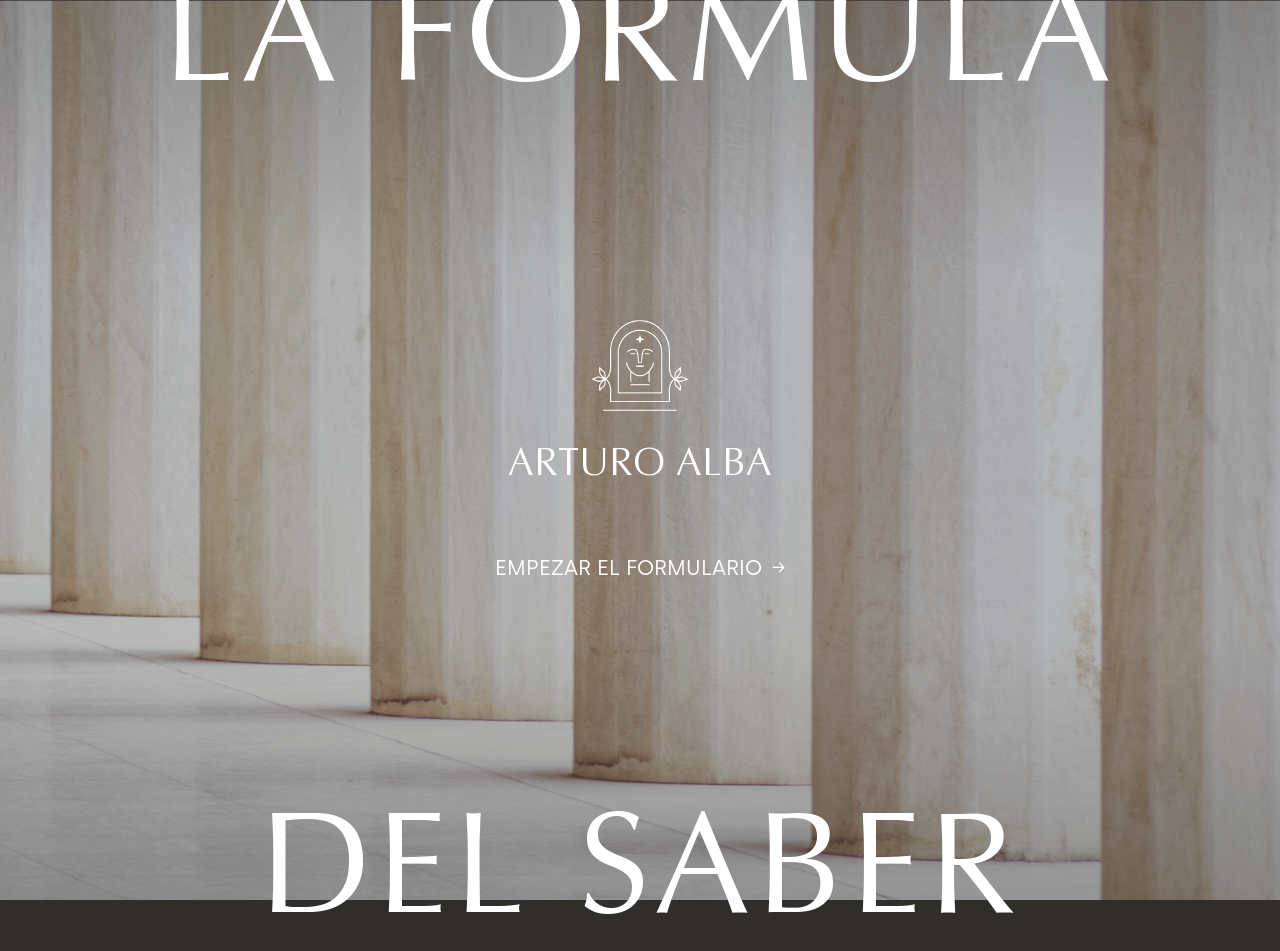
<file: index.html>
<!DOCTYPE html>
<html lang="es">
<head>
    <meta charset="UTF-8">
    <meta name="viewport" content="width=device-width, initial-scale=1.0">
    <title>La Fórmula del Saber — Arturo Alba</title>
    <link rel="icon" href="assets/images/favicon.png">
    <link rel="stylesheet" href="css/main.css">
</head>
<body class="landing">

<div class="landing__bg"></div>

<h1 class="sr-only">La Fórmula del Saber — Arturo Alba</h1>

<div class="landing__text landing__text--top" aria-hidden="true">LA FÓRMULA</div>

<div class="landing__center">
    <img src="assets/images/logotipo.png" class="landing__logo" alt="Arturo Alba">
    <p class="landing__brand">ARTURO ALBA</p>
    <a href="test-1.html" class="landing__cta">
        <span>EMPEZAR EL FORMULARIO</span>
        <span class="landing__cta-arrow" aria-hidden="true">→</span>
    </a>
</div>

<div class="landing__text landing__text--bottom" aria-hidden="true">DEL SABER</div>

</body>
</html>
</file>
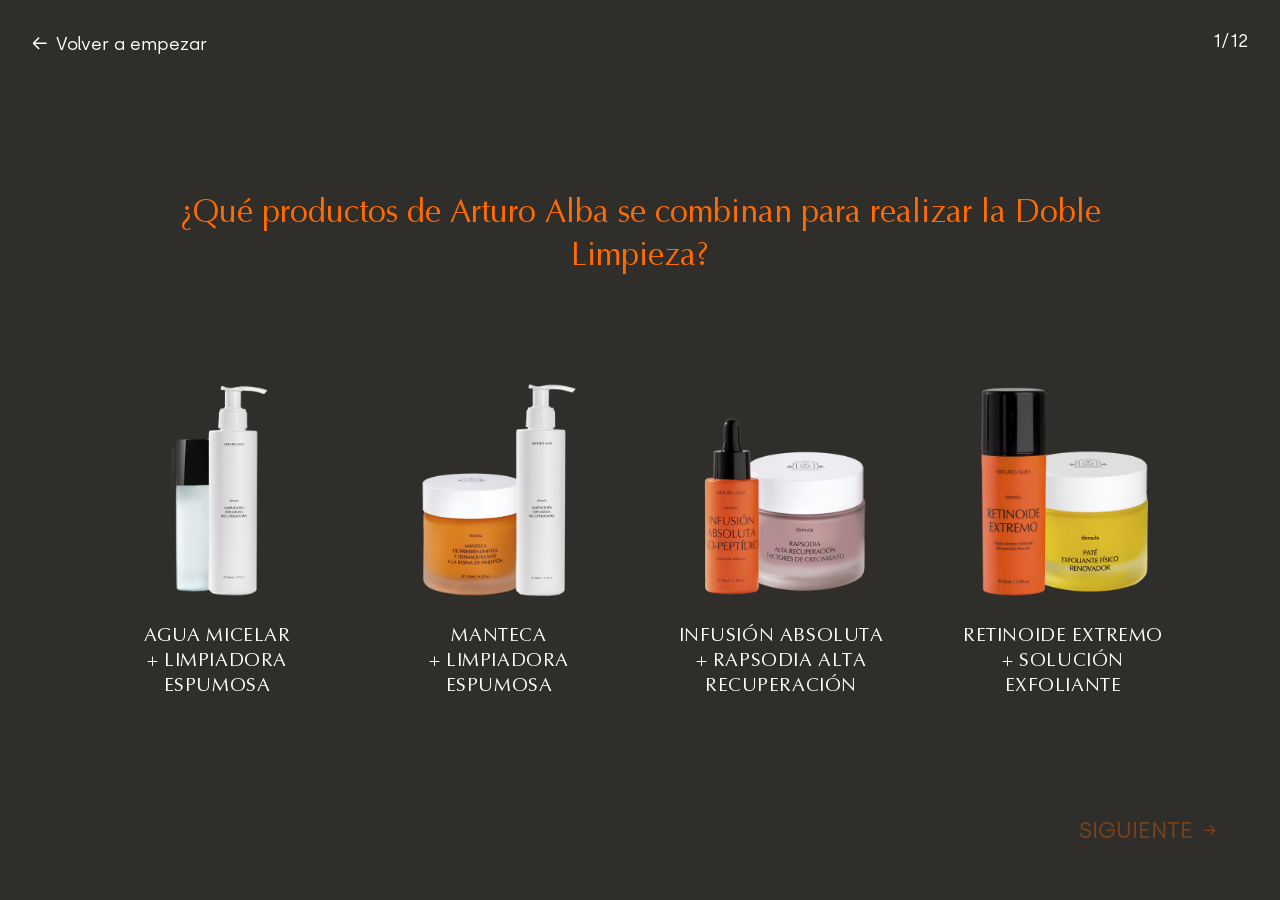
<file: test-1.html>
<!DOCTYPE html>
<html lang="es">
<head>
    <meta charset="UTF-8">
    <meta name="viewport" content="width=device-width, initial-scale=1.0">
    <title>Pregunta 1 — La Fórmula del Saber | Arturo Alba</title>
    <link rel="icon" href="assets/images/favicon.png">
    <link rel="stylesheet" href="css/main.css">
</head>
<body class="quiz quiz--full quiz--q1" data-question="1">

<a href="index.html" class="quiz__restart">
    <span class="quiz__restart-arrow" aria-hidden="true">&#8592;</span>
    <span>Volver a empezar</span>
</a>

<main class="quiz__panel--full">
    <div class="quiz__full-inner">
        <h1 class="quiz__question quiz__question--center">&#191;Qu&#233; productos de Arturo Alba se combinan para realizar la Doble Limpieza?</h1>

        <ul class="quiz__image-options" role="listbox" aria-label="Opciones de respuesta">
            <li role="presentation">
                <button type="button" class="quiz__image-option quiz__answer" data-value="A" role="option" aria-selected="false">
                    <img src="assets/images/test-1-A.png" alt="Agua Micelar y Limpiadora Espumosa Recuperadora">
                    <span class="quiz__image-option-label">Agua Micelar<br>+ Limpiadora Espumosa</span>
                </button>
            </li>
            <li role="presentation">
                <button type="button" class="quiz__image-option quiz__answer" data-value="B" data-correct="true" role="option" aria-selected="false">
                    <img src="assets/images/test-1-B.png" alt="Manteca de Primera Limpieza y Limpiadora Espumosa Recuperadora">
                    <span class="quiz__image-option-label">Manteca<br>+ Limpiadora Espumosa</span>
                </button>
            </li>
            <li role="presentation">
                <button type="button" class="quiz__image-option quiz__answer" data-value="C" role="option" aria-selected="false">
                    <img src="assets/images/test-1-C.png" alt="Infusión Absoluta Exo-Peptídica y Rapsodia Alta Recuperación">
                    <span class="quiz__image-option-label">Infusi&#243;n Absoluta<br>+ Rapsodia Alta Recuperaci&#243;n</span>
                </button>
            </li>
            <li role="presentation">
                <button type="button" class="quiz__image-option quiz__answer" data-value="D" role="option" aria-selected="false">
                    <img src="assets/images/test-1-D.png" alt="Retinoide Extremo y Solución Química Exfoliante">
                    <span class="quiz__image-option-label">Retinoide Extremo<br>+ Soluci&#243;n Exfoliante</span>
                </button>
            </li>
        </ul>
    </div>

    <a href="test-2.html" class="quiz__next" id="nextBtn" aria-disabled="true">
        <span>SIGUIENTE</span>
        <span class="quiz__next-arrow" aria-hidden="true">&#8594;</span>
    </a>
</main>

<script src="js/quiz.js"></script>
</body>
</html>
</file>
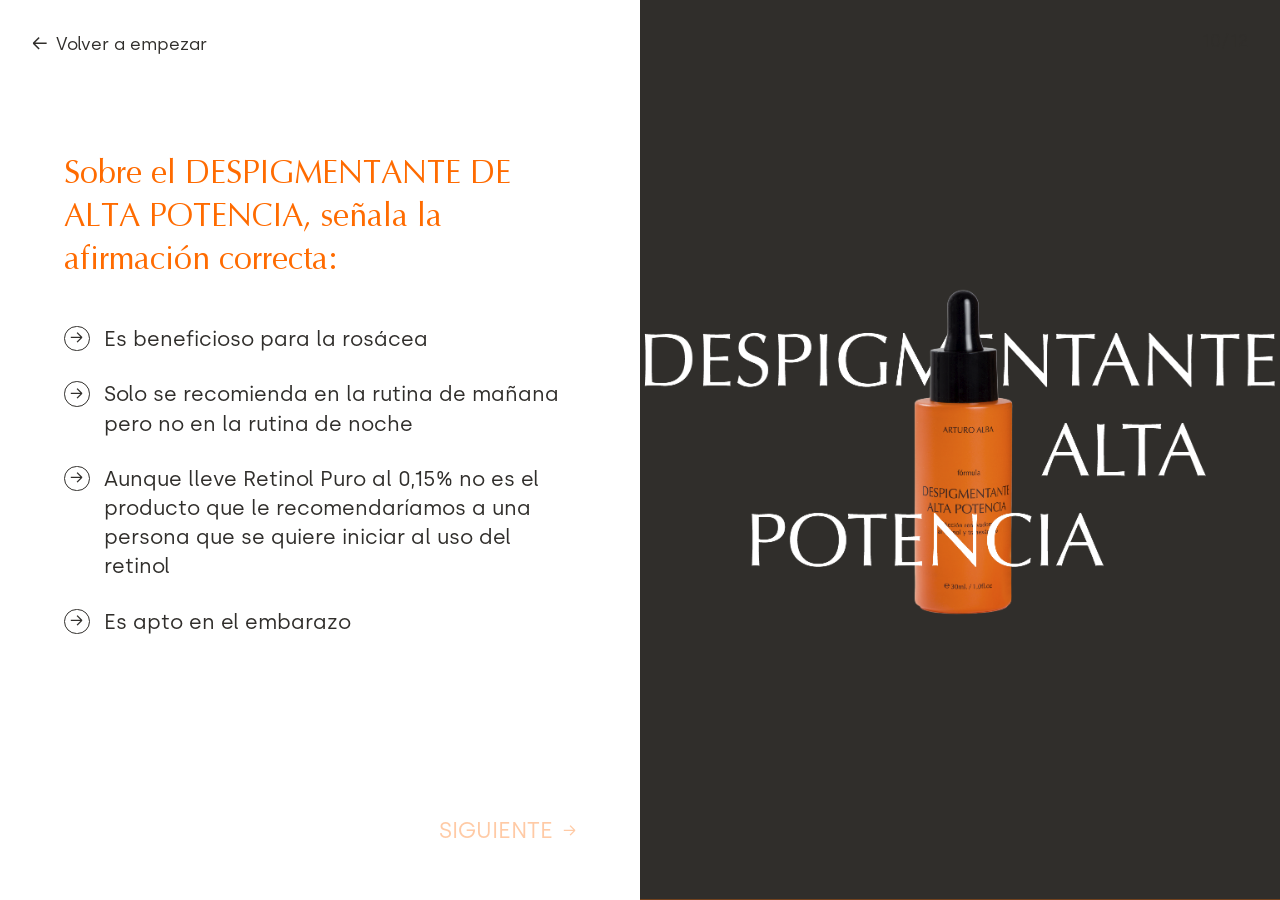
<file: test-10.html>
<!DOCTYPE html>
<html lang="es">
<head>
    <meta charset="UTF-8">
    <meta name="viewport" content="width=device-width, initial-scale=1.0">
    <title>Pregunta 10 — La Fórmula del Saber | Arturo Alba</title>
    <link rel="icon" href="assets/images/favicon.png">
    <link rel="stylesheet" href="css/main.css">
</head>
<body class="quiz quiz--q10" data-question="10">

<a href="index.html" class="quiz__restart">
    <span class="quiz__restart-arrow" aria-hidden="true">&#8592;</span>
    <span>Volver a empezar</span>
</a>

<main class="quiz__panel quiz__panel--question">
    <div class="quiz__content">
        <h1 class="quiz__question">Sobre el DESPIGMENTANTE DE ALTA POTENCIA, se&#241;ala la afirmaci&#243;n correcta:</h1>

        <ul class="quiz__options" role="listbox" aria-label="Opciones de respuesta">
            <li role="presentation">
                <button type="button" class="quiz__option" data-value="A" role="option" aria-selected="false">
                    <span class="quiz__option-icon" aria-hidden="true">&#8594;</span>
                    <span class="quiz__option-text">Es beneficioso para la ros&#225;cea</span>
                </button>
            </li>
            <li role="presentation">
                <button type="button" class="quiz__option" data-value="B" role="option" aria-selected="false">
                    <span class="quiz__option-icon" aria-hidden="true">&#8594;</span>
                    <span class="quiz__option-text">Solo se recomienda en la rutina de ma&#241;ana pero no en la rutina de noche</span>
                </button>
            </li>
            <li role="presentation">
                <button type="button" class="quiz__option" data-value="C" role="option" aria-selected="false">
                    <span class="quiz__option-icon" aria-hidden="true">&#8594;</span>
                    <span class="quiz__option-text">Aunque lleve Retinol Puro al 0,15% no es el producto que le recomendar&#237;amos a una persona que se quiere iniciar al uso del retinol</span>
                </button>
            </li>
            <li role="presentation">
                <button type="button" class="quiz__option" data-value="D" role="option" aria-selected="false">
                    <span class="quiz__option-icon" aria-hidden="true">&#8594;</span>
                    <span class="quiz__option-text">Es apto en el embarazo</span>
                </button>
            </li>
        </ul>
    </div>

    <a href="test-11.html" class="quiz__next" id="nextBtn" aria-disabled="true">
        <span>SIGUIENTE</span>
        <span class="quiz__next-arrow" aria-hidden="true">&#8594;</span>
    </a>
</main>

<div class="quiz__panel quiz__panel--visual">
    <img
            src="assets/images/test-10-despigmentante.png"
            alt="Despigmentante de Alta Potencia, Arturo Alba"
            class="quiz__visual-image">
</div>

<script src="js/quiz.js"></script>
</body>
</html>
</file>
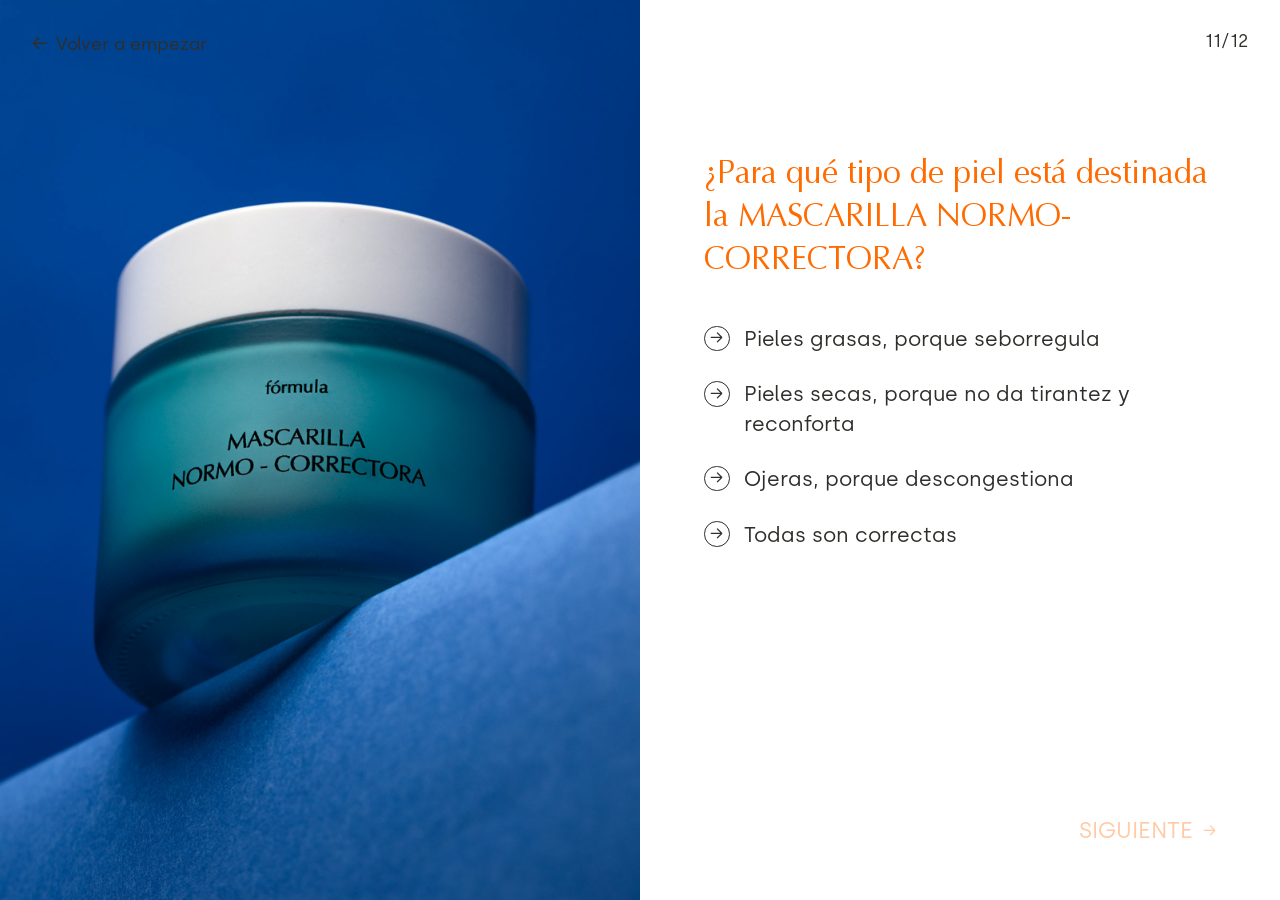
<file: test-11.html>
<!DOCTYPE html>
<html lang="es">
<head>
    <meta charset="UTF-8">
    <meta name="viewport" content="width=device-width, initial-scale=1.0">
    <title>Pregunta 11 — La Fórmula del Saber | Arturo Alba</title>
    <link rel="icon" href="assets/images/favicon.png">
    <link rel="stylesheet" href="css/main.css">
</head>
<body class="quiz quiz--q11" data-question="11">

<a href="index.html" class="quiz__restart">
    <span class="quiz__restart-arrow" aria-hidden="true">&#8592;</span>
    <span>Volver a empezar</span>
</a>

<div class="quiz__panel quiz__panel--visual">
    <img
            src="assets/images/test-11-normocorrectora.png"
            alt="Mascarilla Normo-Correctora, Arturo Alba"
            class="quiz__visual-image">
</div>

<main class="quiz__panel quiz__panel--question">
    <div class="quiz__content">
        <h1 class="quiz__question">&#191;Para qu&#233; tipo de piel est&#225; destinada la MASCARILLA NORMO-CORRECTORA?</h1>

        <ul class="quiz__options" role="listbox" aria-label="Opciones de respuesta">
            <li role="presentation">
                <button type="button" class="quiz__option" data-value="A" role="option" aria-selected="false">
                    <span class="quiz__option-icon" aria-hidden="true">&#8594;</span>
                    <span class="quiz__option-text">Pieles grasas, porque seborregula</span>
                </button>
            </li>
            <li role="presentation">
                <button type="button" class="quiz__option" data-value="B" role="option" aria-selected="false">
                    <span class="quiz__option-icon" aria-hidden="true">&#8594;</span>
                    <span class="quiz__option-text">Pieles secas, porque no da tirantez y reconforta</span>
                </button>
            </li>
            <li role="presentation">
                <button type="button" class="quiz__option" data-value="C" role="option" aria-selected="false">
                    <span class="quiz__option-icon" aria-hidden="true">&#8594;</span>
                    <span class="quiz__option-text">Ojeras, porque descongestiona</span>
                </button>
            </li>
            <li role="presentation">
                <button type="button" class="quiz__option" data-value="D" role="option" aria-selected="false">
                    <span class="quiz__option-icon" aria-hidden="true">&#8594;</span>
                    <span class="quiz__option-text">Todas son correctas</span>
                </button>
            </li>
        </ul>
    </div>

    <a href="test-12.html" class="quiz__next" id="nextBtn" aria-disabled="true">
        <span>SIGUIENTE</span>
        <span class="quiz__next-arrow" aria-hidden="true">&#8594;</span>
    </a>
</main>

<script src="js/quiz.js"></script>
</body>
</html>
</file>
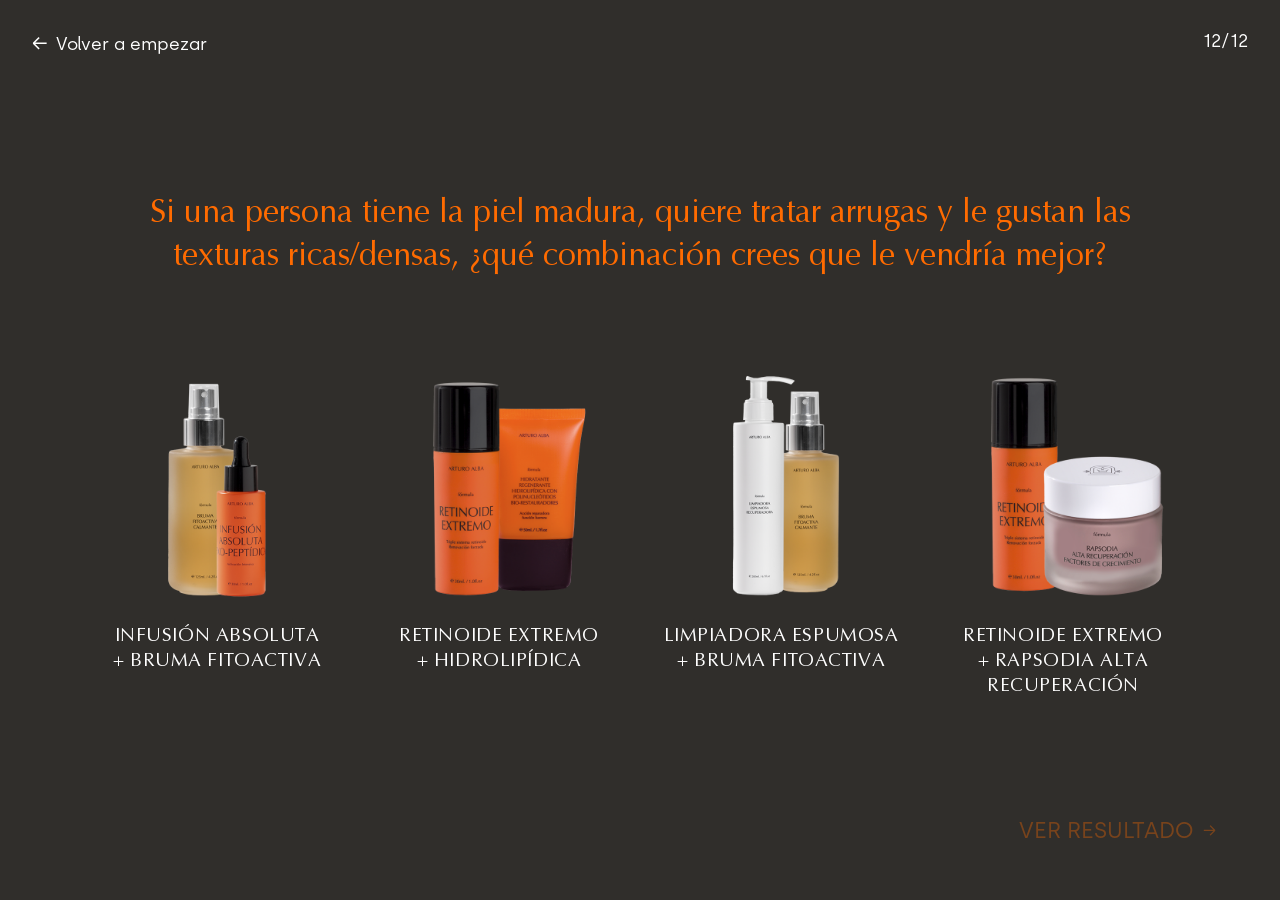
<file: test-12.html>
<!DOCTYPE html>
<html lang="es">
<head>
    <meta charset="UTF-8">
    <meta name="viewport" content="width=device-width, initial-scale=1.0">
    <title>Pregunta 12 — La Fórmula del Saber | Arturo Alba</title>
    <link rel="icon" href="assets/images/favicon.png">
    <link rel="stylesheet" href="css/main.css">
</head>
<body class="quiz quiz--full quiz--q12" data-question="12">

<a href="index.html" class="quiz__restart">
    <span class="quiz__restart-arrow" aria-hidden="true">&#8592;</span>
    <span>Volver a empezar</span>
</a>

<main class="quiz__panel--full">
    <div class="quiz__full-inner">
        <h1 class="quiz__question quiz__question--center">Si una persona tiene la piel madura, quiere tratar arrugas y le gustan las texturas ricas/densas, &#191;qu&#233; combinaci&#243;n crees que le vendr&#237;a mejor?</h1>

        <ul class="quiz__image-options" role="listbox" aria-label="Opciones de respuesta">
            <li role="presentation">
                <button type="button" class="quiz__image-option quiz__answer" data-value="A" role="option" aria-selected="false">
                    <img src="assets/images/test-12-A.png" alt="Infusión Absoluta y Bruma Fitoactiva Calmante">
                    <span class="quiz__image-option-label">Infusi&#243;n Absoluta<br>+ Bruma Fitoactiva</span>
                </button>
            </li>
            <li role="presentation">
                <button type="button" class="quiz__image-option quiz__answer" data-value="B" role="option" aria-selected="false">
                    <img src="assets/images/test-12-B.png" alt="Retinoide Extremo y Hidratante Regenerante Hidrolipídica">
                    <span class="quiz__image-option-label">Retinoide Extremo<br>+ Hidrolip&#237;dica</span>
                </button>
            </li>
            <li role="presentation">
                <button type="button" class="quiz__image-option quiz__answer" data-value="C" role="option" aria-selected="false">
                    <img src="assets/images/test-12-C.png" alt="Limpiadora Espumosa Recuperadora y Bruma Fitoactiva Calmante">
                    <span class="quiz__image-option-label">Limpiadora Espumosa<br>+ Bruma Fitoactiva</span>
                </button>
            </li>
            <li role="presentation">
                <button type="button" class="quiz__image-option quiz__answer" data-value="D" data-correct="true" role="option" aria-selected="false">
                    <img src="assets/images/test-12-D.png" alt="Retinoide Extremo y Rapsodia Alta Recuperación">
                    <span class="quiz__image-option-label">Retinoide Extremo<br>+ Rapsodia Alta Recuperaci&#243;n</span>
                </button>
            </li>
        </ul>
    </div>

    <a href="z-final.html" class="quiz__next" id="nextBtn" aria-disabled="true">
        <span>VER RESULTADO</span>
        <span class="quiz__next-arrow" aria-hidden="true">&#8594;</span>
    </a>
</main>

<script src="js/quiz.js"></script>
</body>
</html>
</file>
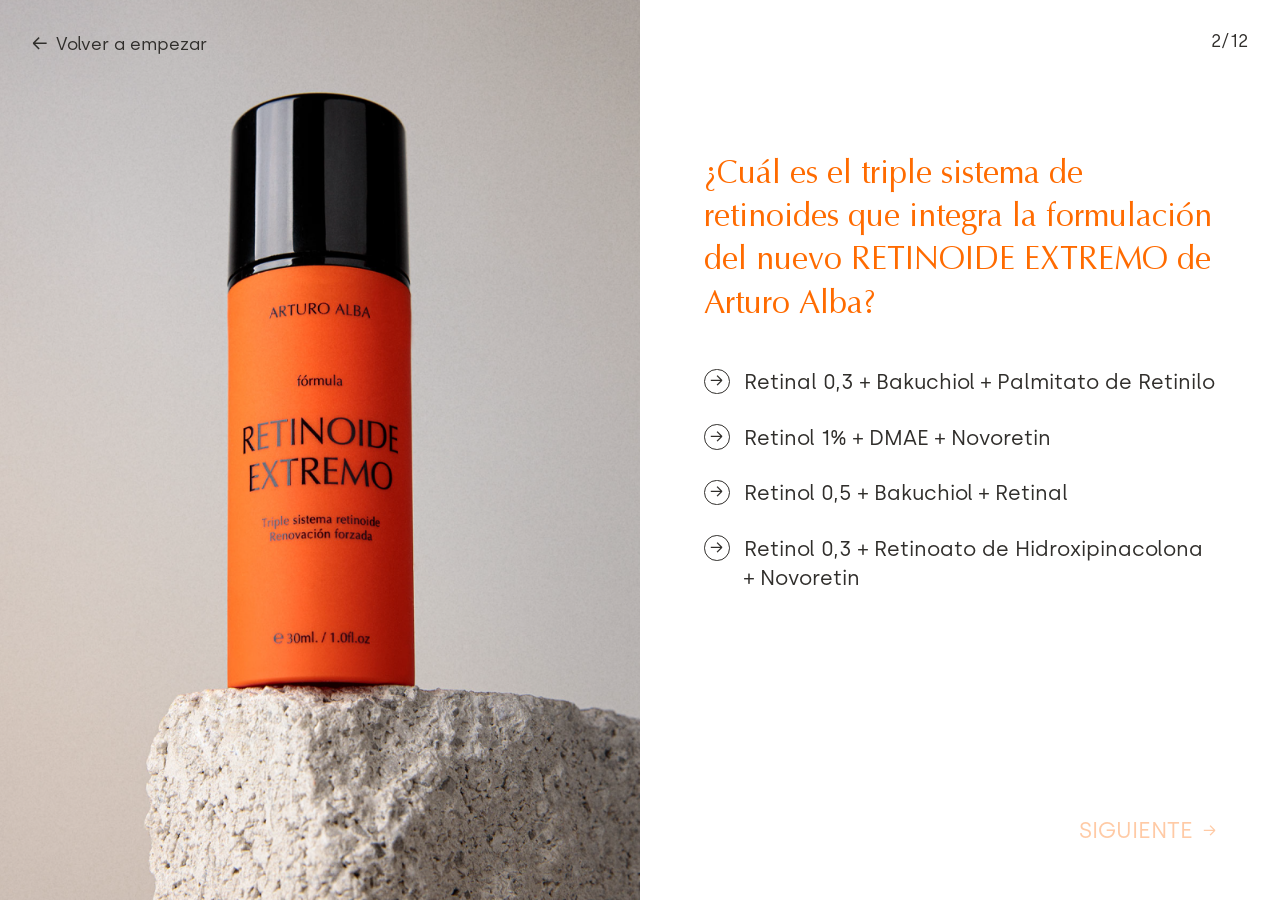
<file: test-2.html>
<!DOCTYPE html>
<html lang="es">
<head>
    <meta charset="UTF-8">
    <meta name="viewport" content="width=device-width, initial-scale=1.0">
    <title>Pregunta 2 — La Fórmula del Saber | Arturo Alba</title>
    <link rel="icon" href="assets/images/favicon.png">
    <link rel="stylesheet" href="css/main.css">
</head>
<body class="quiz quiz--q2" data-question="2">

<a href="index.html" class="quiz__restart">
    <span class="quiz__restart-arrow" aria-hidden="true">&#8592;</span>
    <span>Volver a empezar</span>
</a>

<div class="quiz__panel quiz__panel--visual">
    <img
            src="assets/images/test-2-retinoide.png"
            alt="Retinoide Extremo, Arturo Alba"
            class="quiz__visual-image">
</div>

<main class="quiz__panel quiz__panel--question">
    <div class="quiz__content">
        <h1 class="quiz__question">&#191;Cu&#225;l es el triple sistema de retinoides que integra la formulaci&#243;n del nuevo RETINOIDE EXTREMO de Arturo Alba?</h1>

        <ul class="quiz__options" role="listbox" aria-label="Opciones de respuesta">
            <li role="presentation">
                <button type="button" class="quiz__option" data-value="A" role="option" aria-selected="false">
                    <span class="quiz__option-icon" aria-hidden="true">&#8594;</span>
                    <span class="quiz__option-text">Retinal 0,3 + Bakuchiol + Palmitato de Retinilo</span>
                </button>
            </li>
            <li role="presentation">
                <button type="button" class="quiz__option" data-value="B" role="option" aria-selected="false">
                    <span class="quiz__option-icon" aria-hidden="true">&#8594;</span>
                    <span class="quiz__option-text">Retinol 1% + DMAE + Novoretin</span>
                </button>
            </li>
            <li role="presentation">
                <button type="button" class="quiz__option" data-value="C" role="option" aria-selected="false">
                    <span class="quiz__option-icon" aria-hidden="true">&#8594;</span>
                    <span class="quiz__option-text">Retinol 0,5 + Bakuchiol + Retinal</span>
                </button>
            </li>
            <li role="presentation">
                <button type="button" class="quiz__option" data-value="D" role="option" aria-selected="false">
                    <span class="quiz__option-icon" aria-hidden="true">&#8594;</span>
                    <span class="quiz__option-text">Retinol 0,3 + Retinoato de Hidroxipinacolona + Novoretin</span>
                </button>
            </li>
        </ul>
    </div>

    <a href="test-3.html" class="quiz__next" id="nextBtn" aria-disabled="true">
        <span>SIGUIENTE</span>
        <span class="quiz__next-arrow" aria-hidden="true">&#8594;</span>
    </a>
</main>

<script src="js/quiz.js"></script>
</body>
</html>
</file>
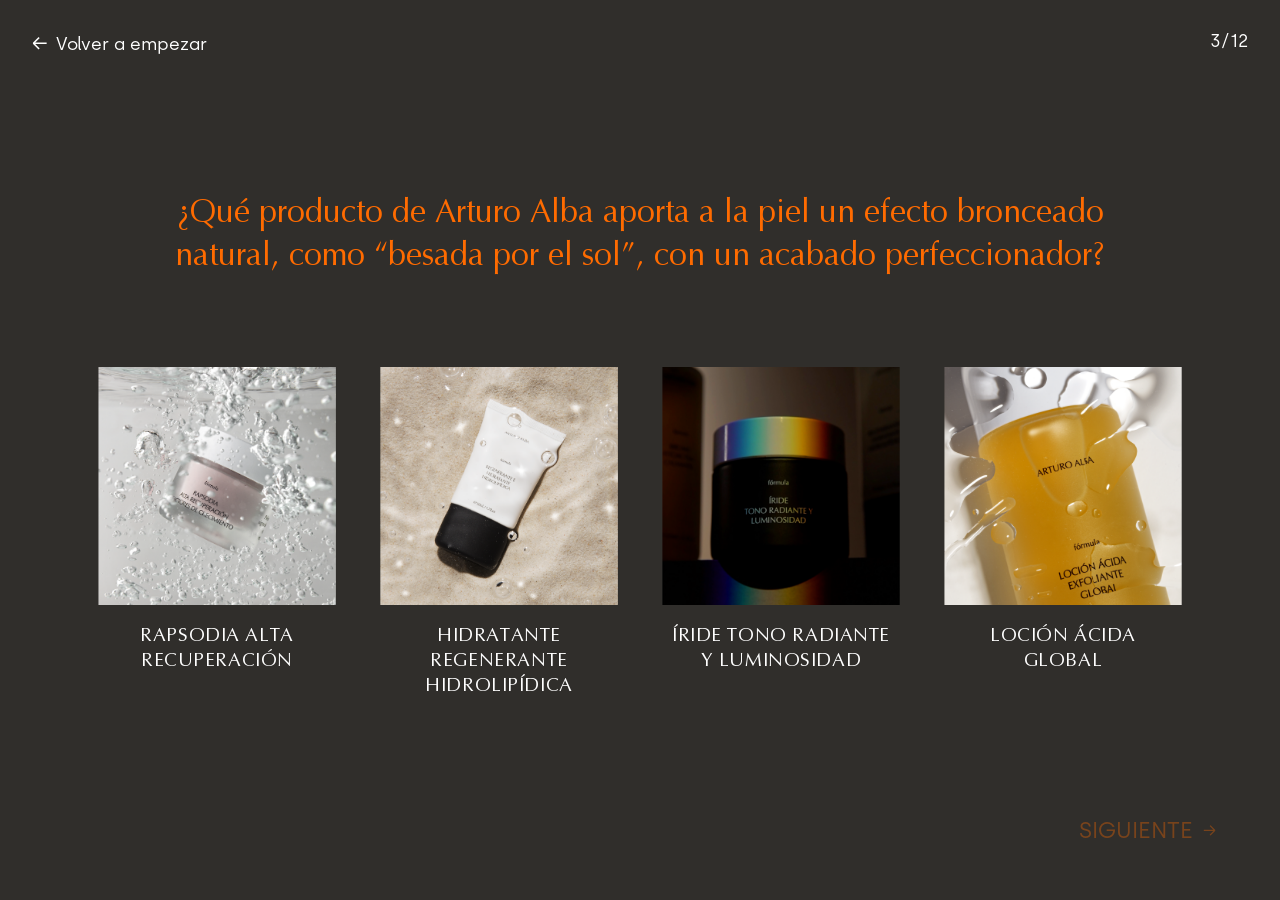
<file: test-3.html>
<!DOCTYPE html>
<html lang="es">
<head>
    <meta charset="UTF-8">
    <meta name="viewport" content="width=device-width, initial-scale=1.0">
    <title>Pregunta 3 — La Fórmula del Saber | Arturo Alba</title>
    <link rel="icon" href="assets/images/favicon.png">
    <link rel="stylesheet" href="css/main.css">
</head>
<body class="quiz quiz--full quiz--q3" data-question="3">

<a href="index.html" class="quiz__restart">
    <span class="quiz__restart-arrow" aria-hidden="true">&#8592;</span>
    <span>Volver a empezar</span>
</a>

<main class="quiz__panel--full">
    <div class="quiz__full-inner">
        <h1 class="quiz__question quiz__question--center">&#191;Qu&#233; producto de Arturo Alba aporta a la piel un efecto bronceado natural, como &ldquo;besada por el sol&rdquo;, con un acabado perfeccionador?</h1>

        <ul class="quiz__image-options" role="listbox" aria-label="Opciones de respuesta">
            <li role="presentation">
                <button type="button" class="quiz__image-option quiz__answer" data-value="A" role="option" aria-selected="false">
                    <img src="assets/images/test-3-rapsodia.png" alt="Rapsodia Alta Recuperaci&#243;n">
                    <span class="quiz__image-option-label">Rapsodia Alta<br>Recuperaci&#243;n</span>
                </button>
            </li>
            <li role="presentation">
                <button type="button" class="quiz__image-option quiz__answer" data-value="B" role="option" aria-selected="false">
                    <img src="assets/images/test-3-hidratante.png" alt="Hidratante Regenerante Hidrolip&#237;dica">
                    <span class="quiz__image-option-label">Hidratante Regenerante<br>Hidrolip&#237;dica</span>
                </button>
            </li>
            <li role="presentation">
                <button type="button" class="quiz__image-option quiz__answer" data-value="C" data-correct="true" role="option" aria-selected="false">
                    <img src="assets/images/test-3-iride.png" alt="&#205;ride Tono Radiante y Luminosidad">
                    <span class="quiz__image-option-label">&#205;ride Tono Radiante<br>y Luminosidad</span>
                </button>
            </li>
            <li role="presentation">
                <button type="button" class="quiz__image-option quiz__answer" data-value="D" role="option" aria-selected="false">
                    <img src="assets/images/test-3-locion.png" alt="Loci&#243;n &#193;cida Global">
                    <span class="quiz__image-option-label">Loci&#243;n &#193;cida<br>Global</span>
                </button>
            </li>
        </ul>
    </div>

    <a href="test-4.html" class="quiz__next" id="nextBtn" aria-disabled="true">
        <span>SIGUIENTE</span>
        <span class="quiz__next-arrow" aria-hidden="true">&#8594;</span>
    </a>
</main>

<script src="js/quiz.js"></script>
</body>
</html>
</file>
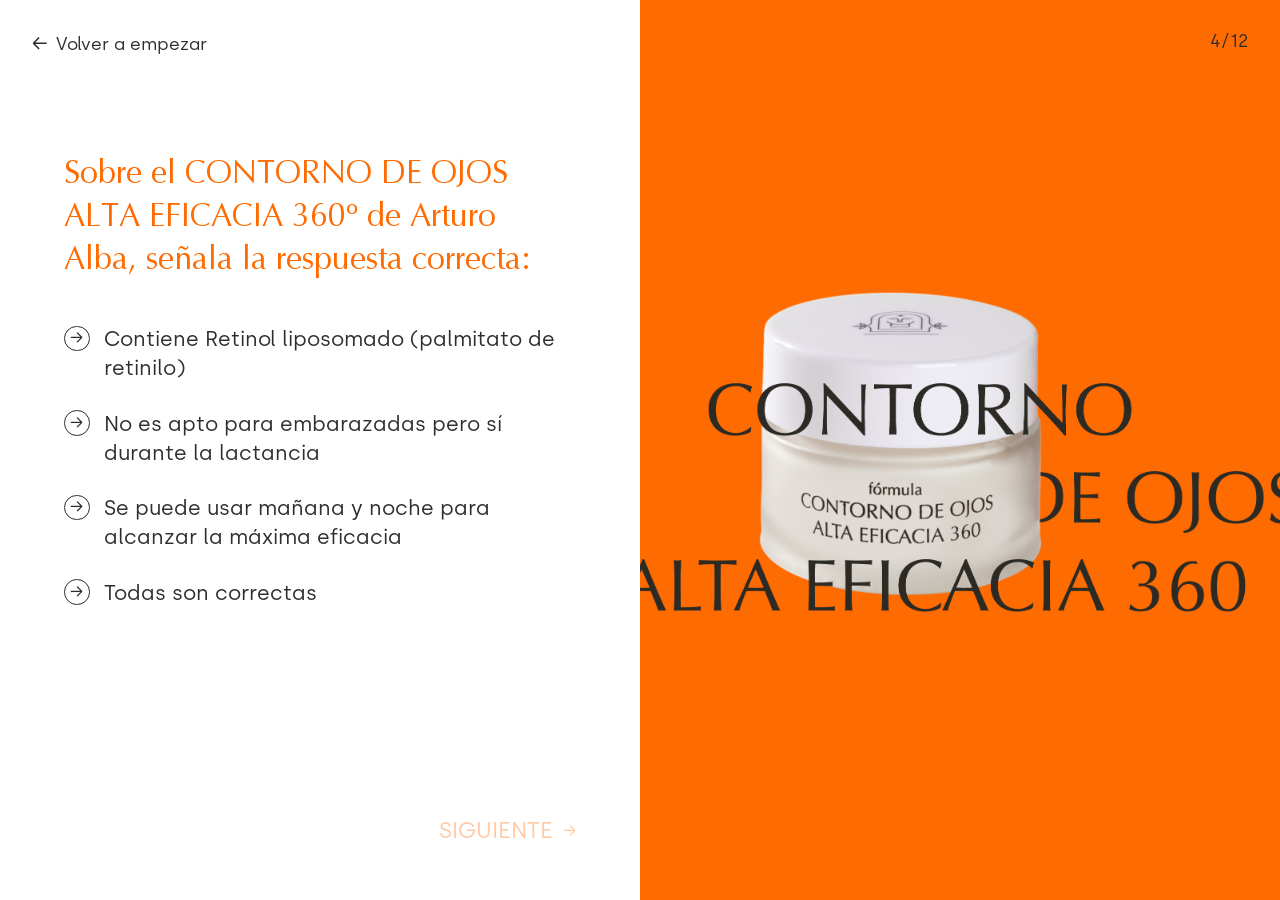
<file: test-4.html>
<!DOCTYPE html>
<html lang="es">
<head>
    <meta charset="UTF-8">
    <meta name="viewport" content="width=device-width, initial-scale=1.0">
    <title>Pregunta 4 — La Fórmula del Saber | Arturo Alba</title>
    <link rel="icon" href="assets/images/favicon.png">
    <link rel="stylesheet" href="css/main.css">
</head>
<body class="quiz quiz--q4" data-question="4">

<a href="index.html" class="quiz__restart">
    <span class="quiz__restart-arrow" aria-hidden="true">&#8592;</span>
    <span>Volver a empezar</span>
</a>

<main class="quiz__panel quiz__panel--question">
    <div class="quiz__content">
        <h1 class="quiz__question">Sobre el CONTORNO DE OJOS ALTA EFICACIA 360&#186; de Arturo Alba, se&#241;ala la respuesta correcta:</h1>

        <ul class="quiz__options" role="listbox" aria-label="Opciones de respuesta">
            <li role="presentation">
                <button type="button" class="quiz__option" data-value="A" role="option" aria-selected="false">
                    <span class="quiz__option-icon" aria-hidden="true">&#8594;</span>
                    <span class="quiz__option-text">Contiene Retinol liposomado (palmitato de retinilo)</span>
                </button>
            </li>
            <li role="presentation">
                <button type="button" class="quiz__option" data-value="B" role="option" aria-selected="false">
                    <span class="quiz__option-icon" aria-hidden="true">&#8594;</span>
                    <span class="quiz__option-text">No es apto para embarazadas pero s&#237; durante la lactancia</span>
                </button>
            </li>
            <li role="presentation">
                <button type="button" class="quiz__option" data-value="C" role="option" aria-selected="false">
                    <span class="quiz__option-icon" aria-hidden="true">&#8594;</span>
                    <span class="quiz__option-text">Se puede usar ma&#241;ana y noche para alcanzar la m&#225;xima eficacia</span>
                </button>
            </li>
            <li role="presentation">
                <button type="button" class="quiz__option" data-value="D" role="option" aria-selected="false">
                    <span class="quiz__option-icon" aria-hidden="true">&#8594;</span>
                    <span class="quiz__option-text">Todas son correctas</span>
                </button>
            </li>
        </ul>
    </div>

    <a href="test-5.html" class="quiz__next" id="nextBtn" aria-disabled="true">
        <span>SIGUIENTE</span>
        <span class="quiz__next-arrow" aria-hidden="true">&#8594;</span>
    </a>
</main>

<div class="quiz__panel quiz__panel--visual">
    <img
            src="assets/images/test-4-contorno.png"
            alt="Contorno de Ojos Alta Eficacia 360, Arturo Alba"
            class="quiz__visual-image">
</div>

<script src="js/quiz.js"></script>
</body>
</html>
</file>
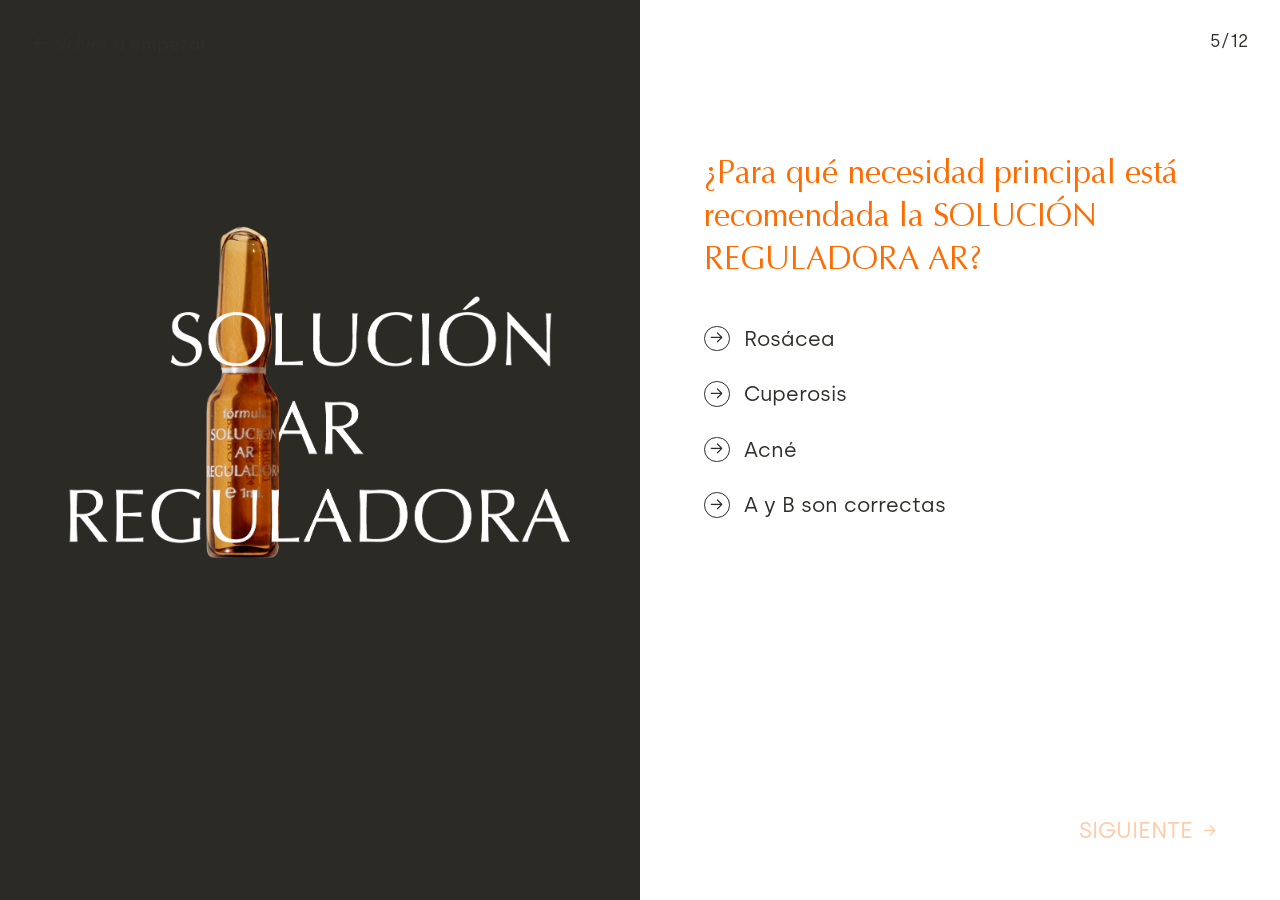
<file: test-5.html>
<!DOCTYPE html>
<html lang="es">
<head>
    <meta charset="UTF-8">
    <meta name="viewport" content="width=device-width, initial-scale=1.0">
    <title>Pregunta 5 — La Fórmula del Saber | Arturo Alba</title>
    <link rel="icon" href="assets/images/favicon.png">
    <link rel="stylesheet" href="css/main.css">
</head>
<body class="quiz quiz--q5" data-question="5">

<a href="index.html" class="quiz__restart">
    <span class="quiz__restart-arrow" aria-hidden="true">&#8592;</span>
    <span>Volver a empezar</span>
</a>

<div class="quiz__panel quiz__panel--visual">
    <img
            src="assets/images/test-5-solucion-ar.png"
            alt="Solución Reguladora AR, Arturo Alba"
            class="quiz__visual-image">
</div>

<main class="quiz__panel quiz__panel--question">
    <div class="quiz__content">
        <h1 class="quiz__question">&#191;Para qu&#233; necesidad principal est&#225; recomendada la SOLUCI&#211;N REGULADORA AR?</h1>

        <ul class="quiz__options" role="listbox" aria-label="Opciones de respuesta">
            <li role="presentation">
                <button type="button" class="quiz__option" data-value="A" role="option" aria-selected="false">
                    <span class="quiz__option-icon" aria-hidden="true">&#8594;</span>
                    <span class="quiz__option-text">Ros&#225;cea</span>
                </button>
            </li>
            <li role="presentation">
                <button type="button" class="quiz__option" data-value="B" role="option" aria-selected="false">
                    <span class="quiz__option-icon" aria-hidden="true">&#8594;</span>
                    <span class="quiz__option-text">Cuperosis</span>
                </button>
            </li>
            <li role="presentation">
                <button type="button" class="quiz__option" data-value="C" role="option" aria-selected="false">
                    <span class="quiz__option-icon" aria-hidden="true">&#8594;</span>
                    <span class="quiz__option-text">Acn&#233;</span>
                </button>
            </li>
            <li role="presentation">
                <button type="button" class="quiz__option" data-value="D" role="option" aria-selected="false">
                    <span class="quiz__option-icon" aria-hidden="true">&#8594;</span>
                    <span class="quiz__option-text">A y B son correctas</span>
                </button>
            </li>
        </ul>
    </div>

    <a href="test-6.html" class="quiz__next" id="nextBtn" aria-disabled="true">
        <span>SIGUIENTE</span>
        <span class="quiz__next-arrow" aria-hidden="true">&#8594;</span>
    </a>
</main>

<script src="js/quiz.js"></script>
</body>
</html>
</file>
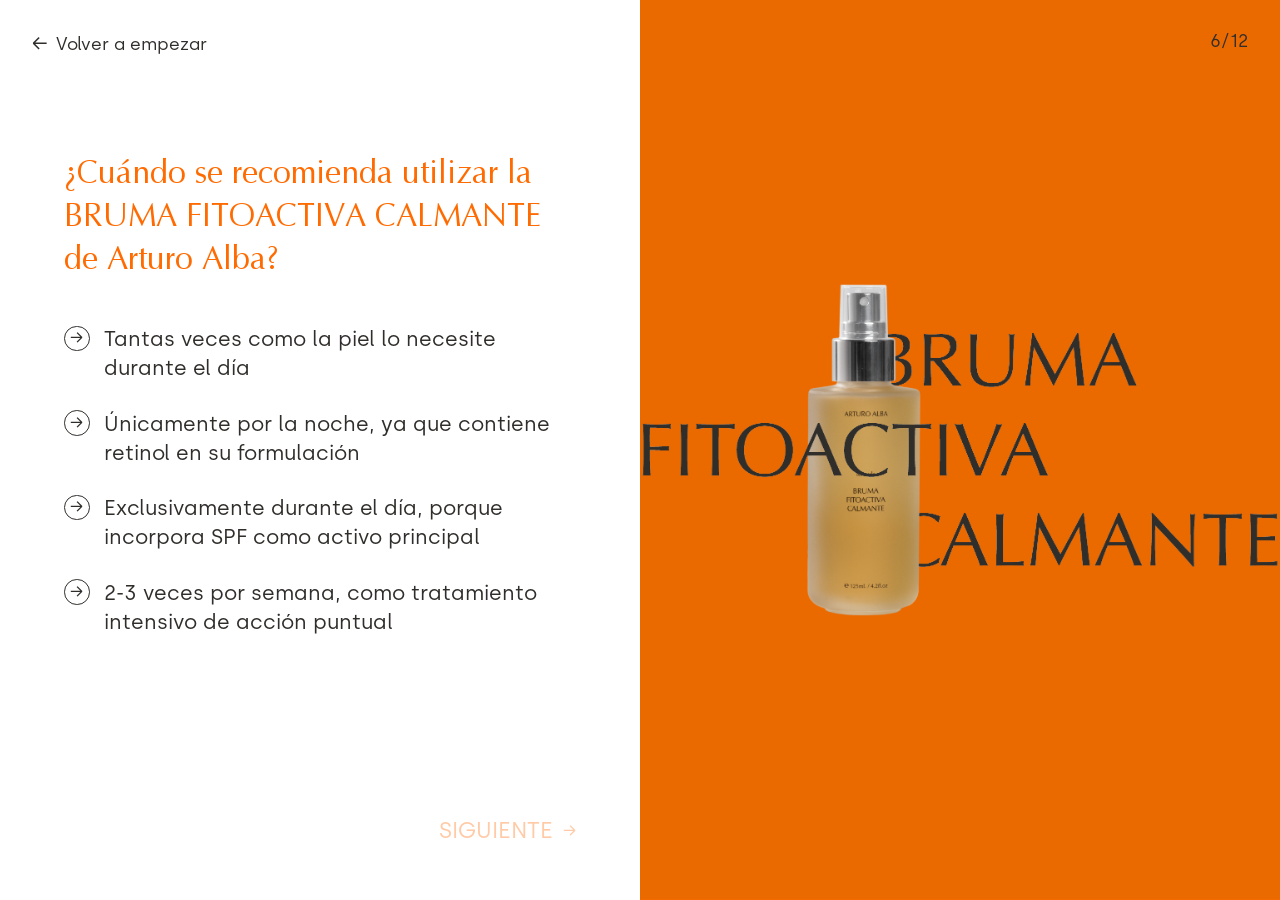
<file: test-6.html>
<!DOCTYPE html>
<html lang="es">
<head>
    <meta charset="UTF-8">
    <meta name="viewport" content="width=device-width, initial-scale=1.0">
    <title>Pregunta 6 — La Fórmula del Saber | Arturo Alba</title>
    <link rel="icon" href="assets/images/favicon.png">
    <link rel="stylesheet" href="css/main.css">
</head>
<body class="quiz quiz--q6" data-question="6">

<a href="index.html" class="quiz__restart">
    <span class="quiz__restart-arrow" aria-hidden="true">&#8592;</span>
    <span>Volver a empezar</span>
</a>

<main class="quiz__panel quiz__panel--question">
    <div class="quiz__content">
        <h1 class="quiz__question">&#191;Cu&#225;ndo se recomienda utilizar la BRUMA FITOACTIVA CALMANTE de Arturo Alba?</h1>

        <ul class="quiz__options" role="listbox" aria-label="Opciones de respuesta">
            <li role="presentation">
                <button type="button" class="quiz__option" data-value="A" role="option" aria-selected="false">
                    <span class="quiz__option-icon" aria-hidden="true">&#8594;</span>
                    <span class="quiz__option-text">Tantas veces como la piel lo necesite durante el d&#237;a</span>
                </button>
            </li>
            <li role="presentation">
                <button type="button" class="quiz__option" data-value="B" role="option" aria-selected="false">
                    <span class="quiz__option-icon" aria-hidden="true">&#8594;</span>
                    <span class="quiz__option-text">&#218;nicamente por la noche, ya que contiene retinol en su formulaci&#243;n</span>
                </button>
            </li>
            <li role="presentation">
                <button type="button" class="quiz__option" data-value="C" role="option" aria-selected="false">
                    <span class="quiz__option-icon" aria-hidden="true">&#8594;</span>
                    <span class="quiz__option-text">Exclusivamente durante el d&#237;a, porque incorpora SPF como activo principal</span>
                </button>
            </li>
            <li role="presentation">
                <button type="button" class="quiz__option" data-value="D" role="option" aria-selected="false">
                    <span class="quiz__option-icon" aria-hidden="true">&#8594;</span>
                    <span class="quiz__option-text">2-3 veces por semana, como tratamiento intensivo de acci&#243;n puntual</span>
                </button>
            </li>
        </ul>
    </div>

    <a href="test-7.html" class="quiz__next" id="nextBtn" aria-disabled="true">
        <span>SIGUIENTE</span>
        <span class="quiz__next-arrow" aria-hidden="true">&#8594;</span>
    </a>
</main>

<div class="quiz__panel quiz__panel--visual">
    <img
            src="assets/images/test-6-bruma.png"
            alt="Bruma Fitoactiva Calmante, Arturo Alba"
            class="quiz__visual-image">
</div>

<script src="js/quiz.js"></script>
</body>
</html>
</file>
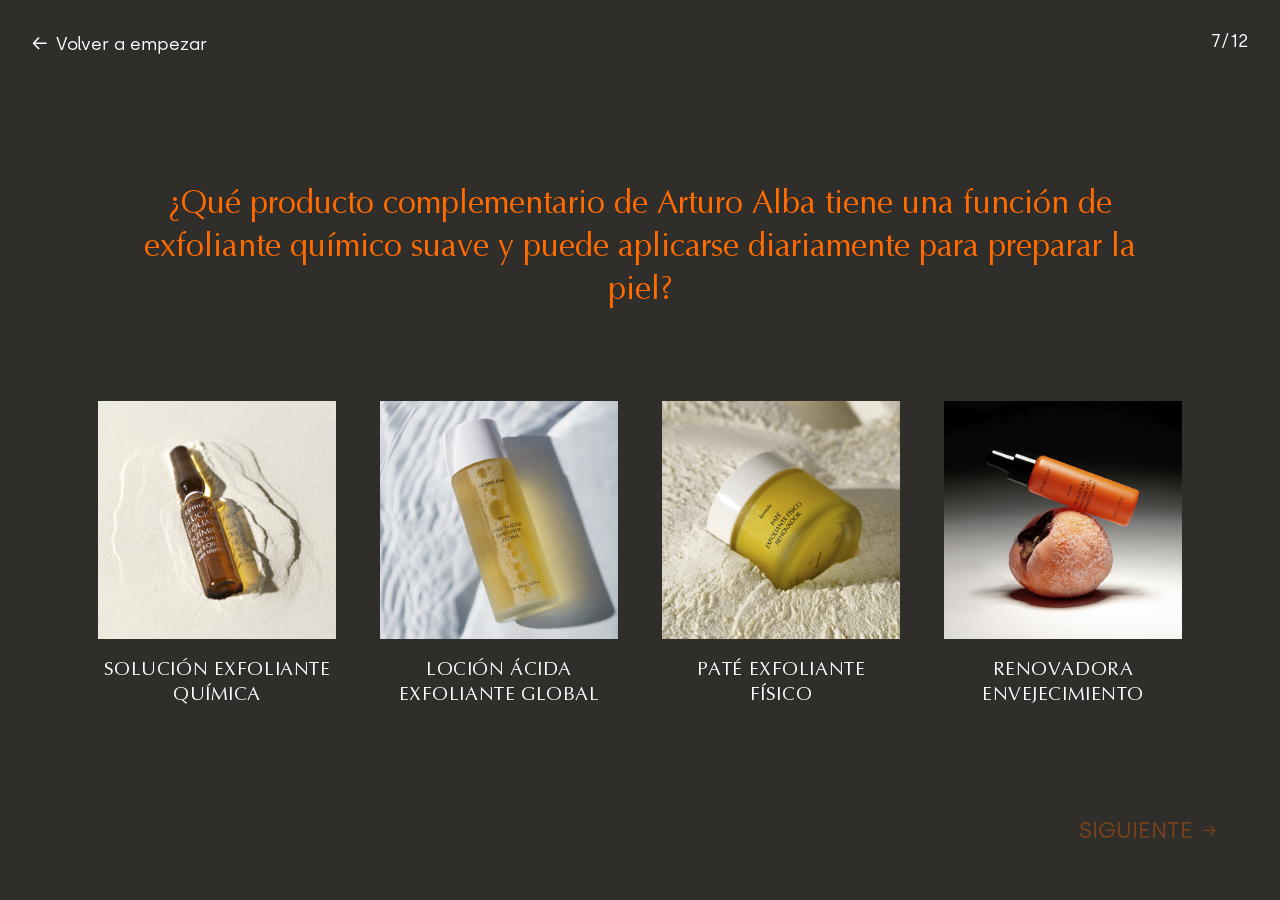
<file: test-7.html>
<!DOCTYPE html>
<html lang="es">
<head>
    <meta charset="UTF-8">
    <meta name="viewport" content="width=device-width, initial-scale=1.0">
    <title>Pregunta 7 — La Fórmula del Saber | Arturo Alba</title>
    <link rel="icon" href="assets/images/favicon.png">
    <link rel="stylesheet" href="css/main.css">
</head>
<body class="quiz quiz--full quiz--q7" data-question="7">

<a href="index.html" class="quiz__restart">
    <span class="quiz__restart-arrow" aria-hidden="true">&#8592;</span>
    <span>Volver a empezar</span>
</a>

<main class="quiz__panel--full">
    <div class="quiz__full-inner">
        <h1 class="quiz__question quiz__question--center">&#191;Qu&#233; producto complementario de Arturo Alba tiene una funci&#243;n de exfoliante qu&#237;mico suave y puede aplicarse diariamente para preparar la piel?</h1>

        <ul class="quiz__image-options" role="listbox" aria-label="Opciones de respuesta">
            <li role="presentation">
                <button type="button" class="quiz__image-option quiz__answer" data-value="A" role="option" aria-selected="false">
                    <img src="assets/images/test-7-exfoliante.png" alt="Soluci&#243;n Exfoliante Qu&#237;mica">
                    <span class="quiz__image-option-label">Soluci&#243;n Exfoliante<br>Qu&#237;mica</span>
                </button>
            </li>
            <li role="presentation">
                <button type="button" class="quiz__image-option quiz__answer" data-value="B" data-correct="true" role="option" aria-selected="false">
                    <img src="assets/images/test-7-locion.png" alt="Loci&#243;n &#193;cida Exfoliante Global">
                    <span class="quiz__image-option-label">Loci&#243;n &#193;cida<br>Exfoliante Global</span>
                </button>
            </li>
            <li role="presentation">
                <button type="button" class="quiz__image-option quiz__answer" data-value="C" role="option" aria-selected="false">
                    <img src="assets/images/test-7-pate.png" alt="Pat&#233; Exfoliante F&#237;sico">
                    <span class="quiz__image-option-label">Pat&#233; Exfoliante<br>F&#237;sico</span>
                </button>
            </li>
            <li role="presentation">
                <button type="button" class="quiz__image-option quiz__answer" data-value="D" role="option" aria-selected="false">
                    <img src="assets/images/test-7-renovadora.png" alt="Renovadora Envejecimiento">
                    <span class="quiz__image-option-label">Renovadora<br>Envejecimiento</span>
                </button>
            </li>
        </ul>
    </div>

    <a href="test-8.html" class="quiz__next" id="nextBtn" aria-disabled="true">
        <span>SIGUIENTE</span>
        <span class="quiz__next-arrow" aria-hidden="true">&#8594;</span>
    </a>
</main>

<script src="js/quiz.js"></script>
</body>
</html>
</file>
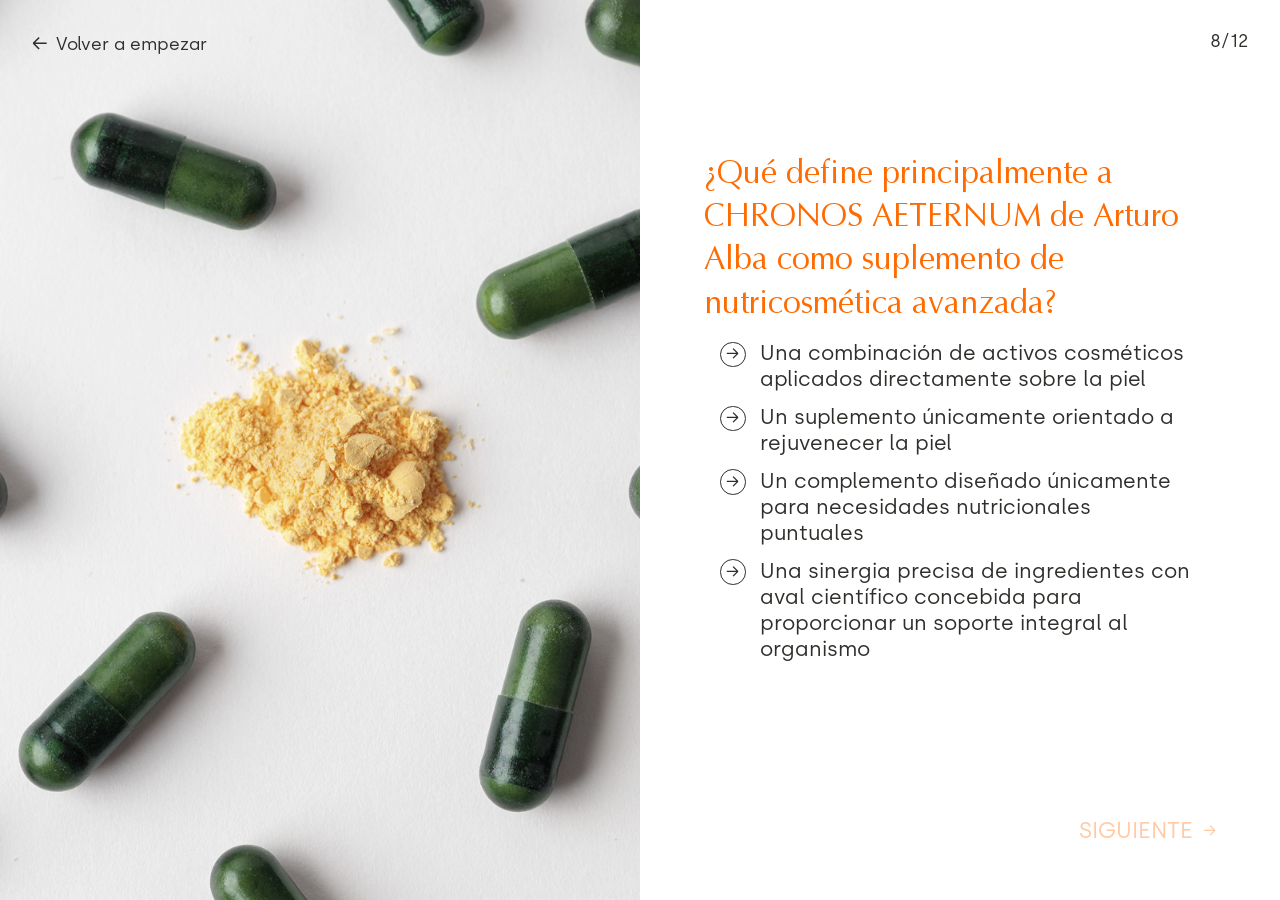
<file: test-8.html>
<!DOCTYPE html>
<html lang="es">
<head>
    <meta charset="UTF-8">
    <meta name="viewport" content="width=device-width, initial-scale=1.0">
    <title>Pregunta 8 — La Fórmula del Saber | Arturo Alba</title>
    <link rel="icon" href="assets/images/favicon.png">
    <link rel="stylesheet" href="css/main.css">
    <style>
        /* Fix Q8 desktop: comprimir opciones para que quepan sin scroll */
        @media (min-width: 901px) {
            html, body.quiz--q8 {
                overflow: hidden;
                height: 100%;
            }
            .quiz__panel--question {
                overflow: hidden;
            }
            .quiz__panel--question .quiz__question {
                margin-bottom: 0.5rem !important;
            }
            .quiz__options {
                gap: 0 !important;
                margin: 0 !important;
            }
            .quiz__options li {
                margin-bottom: 0 !important;
            }
            .quiz__option {
                padding: 0.3rem 1rem !important;
                line-height: 1.25 !important;
            }
        }

        /* Fix Q8 móvil: scroll natural, opciones legibles */
        @media (max-width: 900px) {
            .quiz__option {
                font-size: 1.1rem;
                line-height: 1.35;
            }
            .quiz__options {
                gap: 1rem;
            }
        }
    </style>
</head>
<body class="quiz quiz--q8" data-question="8">

<a href="index.html" class="quiz__restart">
    <span class="quiz__restart-arrow" aria-hidden="true">&#8592;</span>
    <span>Volver a empezar</span>
</a>

<div class="quiz__panel quiz__panel--visual">
    <img
            src="assets/images/test-8-chronos.png"
            alt="Chronos Aeternum, Arturo Alba"
            class="quiz__visual-image">
</div>

<main class="quiz__panel quiz__panel--question">
    <div class="quiz__content">
        <h1 class="quiz__question">&#191;Qu&#233; define principalmente a CHRONOS AETERNUM de Arturo Alba como suplemento de nutricosm&#233;tica avanzada?</h1>

        <ul class="quiz__options" role="listbox" aria-label="Opciones de respuesta">
            <li role="presentation">
                <button type="button" class="quiz__option" data-value="A" role="option" aria-selected="false">
                    <span class="quiz__option-icon" aria-hidden="true">&#8594;</span>
                    <span class="quiz__option-text">Una combinaci&#243;n de activos cosm&#233;ticos aplicados directamente sobre la piel</span>
                </button>
            </li>
            <li role="presentation">
                <button type="button" class="quiz__option" data-value="B" role="option" aria-selected="false">
                    <span class="quiz__option-icon" aria-hidden="true">&#8594;</span>
                    <span class="quiz__option-text">Un suplemento &#250;nicamente orientado a rejuvenecer la piel</span>
                </button>
            </li>
            <li role="presentation">
                <button type="button" class="quiz__option" data-value="C" role="option" aria-selected="false">
                    <span class="quiz__option-icon" aria-hidden="true">&#8594;</span>
                    <span class="quiz__option-text">Un complemento dise&#241;ado &#250;nicamente para necesidades nutricionales puntuales</span>
                </button>
            </li>
            <li role="presentation">
                <button type="button" class="quiz__option" data-value="D" role="option" aria-selected="false">
                    <span class="quiz__option-icon" aria-hidden="true">&#8594;</span>
                    <span class="quiz__option-text">Una sinergia precisa de ingredientes con aval cient&#237;fico concebida para proporcionar un soporte integral al organismo</span>
                </button>
            </li>
        </ul>
    </div>

    <a href="test-9.html" class="quiz__next" id="nextBtn" aria-disabled="true">
        <span>SIGUIENTE</span>
        <span class="quiz__next-arrow" aria-hidden="true">&#8594;</span>
    </a>
</main>

<script src="js/quiz.js"></script>
</body>
</html>
</file>
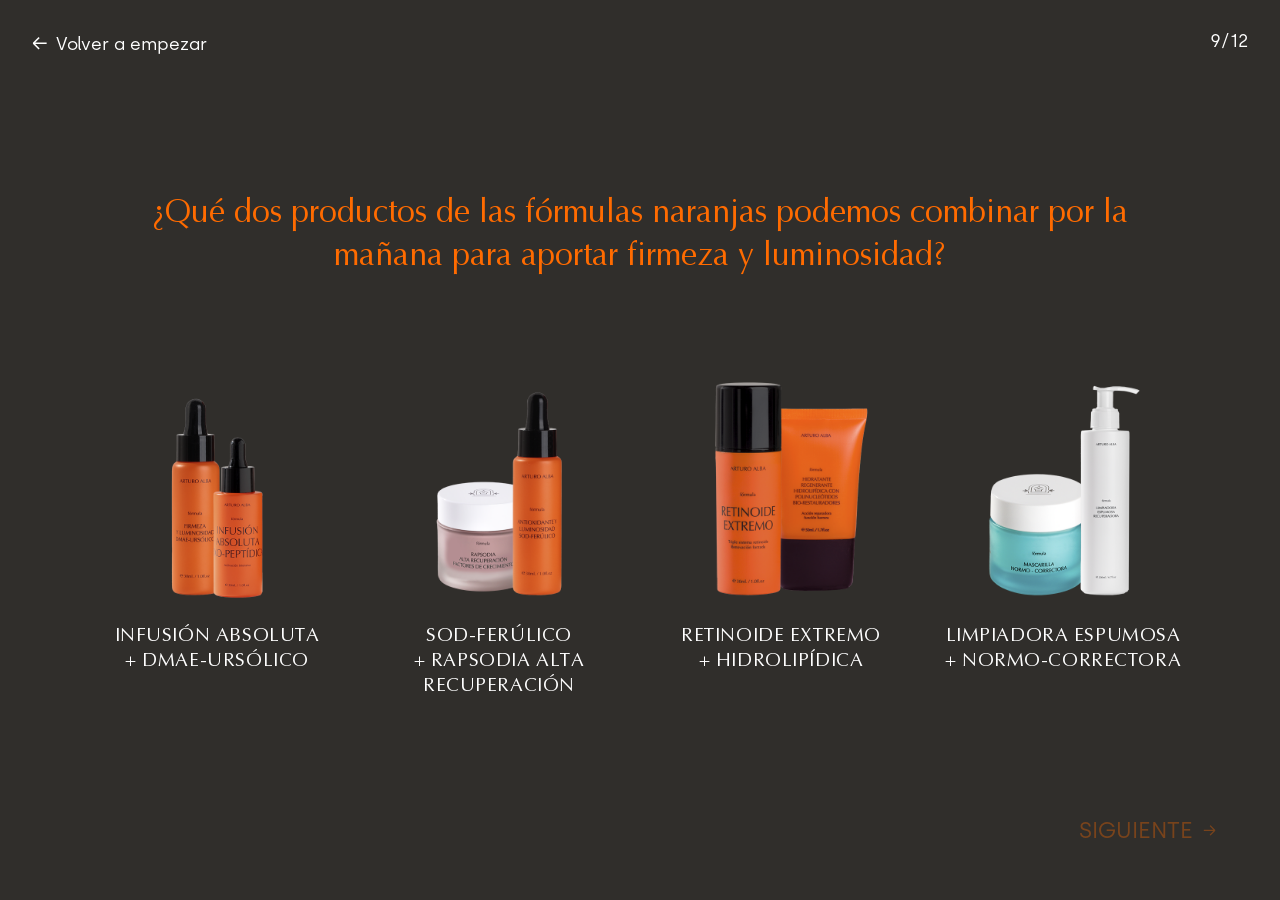
<file: test-9.html>
<!DOCTYPE html>
<html lang="es">
<head>
    <meta charset="UTF-8">
    <meta name="viewport" content="width=device-width, initial-scale=1.0">
    <title>Pregunta 9 — La Fórmula del Saber | Arturo Alba</title>
    <link rel="icon" href="assets/images/favicon.png">
    <link rel="stylesheet" href="css/main.css">
</head>
<body class="quiz quiz--full quiz--q9" data-question="9">

<a href="index.html" class="quiz__restart">
    <span class="quiz__restart-arrow" aria-hidden="true">&#8592;</span>
    <span>Volver a empezar</span>
</a>

<main class="quiz__panel--full">
    <div class="quiz__full-inner">
        <h1 class="quiz__question quiz__question--center">&#191;Qu&#233; dos productos de las f&#243;rmulas naranjas podemos combinar por la ma&#241;ana para aportar firmeza y luminosidad?</h1>

        <ul class="quiz__image-options" role="listbox" aria-label="Opciones de respuesta">
            <li role="presentation">
                <button type="button" class="quiz__image-option quiz__answer" data-value="A" data-correct="true" role="option" aria-selected="false">
                    <img src="assets/images/test-9-A.png" alt="Infusión Absoluta Exo-Peptídica y Firmeza y Luminosidad DMAE-Ursólico">
                    <span class="quiz__image-option-label">Infusi&#243;n Absoluta<br>+ DMAE-Urs&#243;lico</span>
                </button>
            </li>
            <li role="presentation">
                <button type="button" class="quiz__image-option quiz__answer" data-value="B" role="option" aria-selected="false">
                    <img src="assets/images/test-9-B.png" alt="Antioxidante SOD-Ferúlico y Rapsodia Alta Recuperación">
                    <span class="quiz__image-option-label">SOD-Fer&#250;lico<br>+ Rapsodia Alta Recuperaci&#243;n</span>
                </button>
            </li>
            <li role="presentation">
                <button type="button" class="quiz__image-option quiz__answer" data-value="C" role="option" aria-selected="false">
                    <img src="assets/images/test-9-C.png" alt="Retinoide Extremo y Hidratante Regenerante Hidrolipídica">
                    <span class="quiz__image-option-label">Retinoide Extremo<br>+ Hidrolip&#237;dica</span>
                </button>
            </li>
            <li role="presentation">
                <button type="button" class="quiz__image-option quiz__answer" data-value="D" role="option" aria-selected="false">
                    <img src="assets/images/test-9-D.png" alt="Limpiadora Espumosa Recuperadora y Mascarilla Normo-Correctora">
                    <span class="quiz__image-option-label">Limpiadora Espumosa<br>+ Normo-Correctora</span>
                </button>
            </li>
        </ul>
    </div>

    <a href="test-10.html" class="quiz__next" id="nextBtn" aria-disabled="true">
        <span>SIGUIENTE</span>
        <span class="quiz__next-arrow" aria-hidden="true">&#8594;</span>
    </a>
</main>

<script src="js/quiz.js"></script>
</body>
</html>
</file>
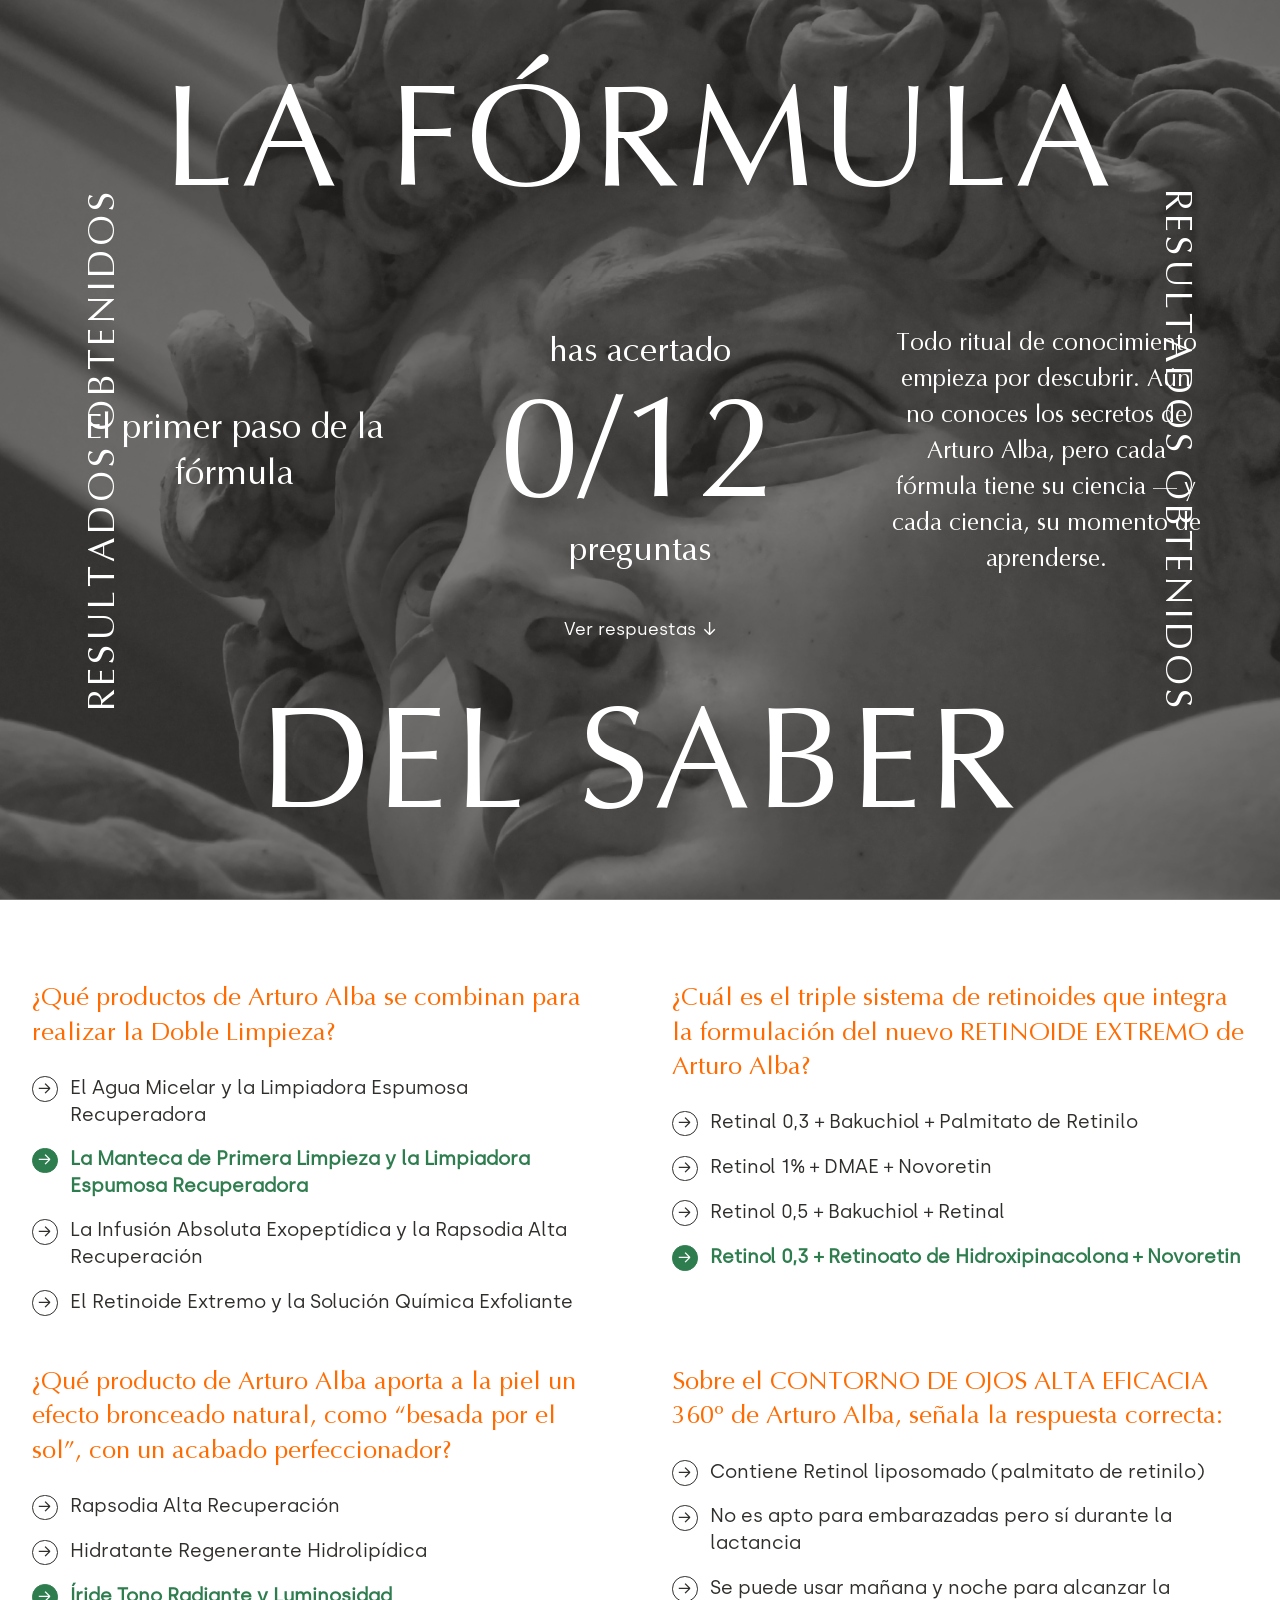
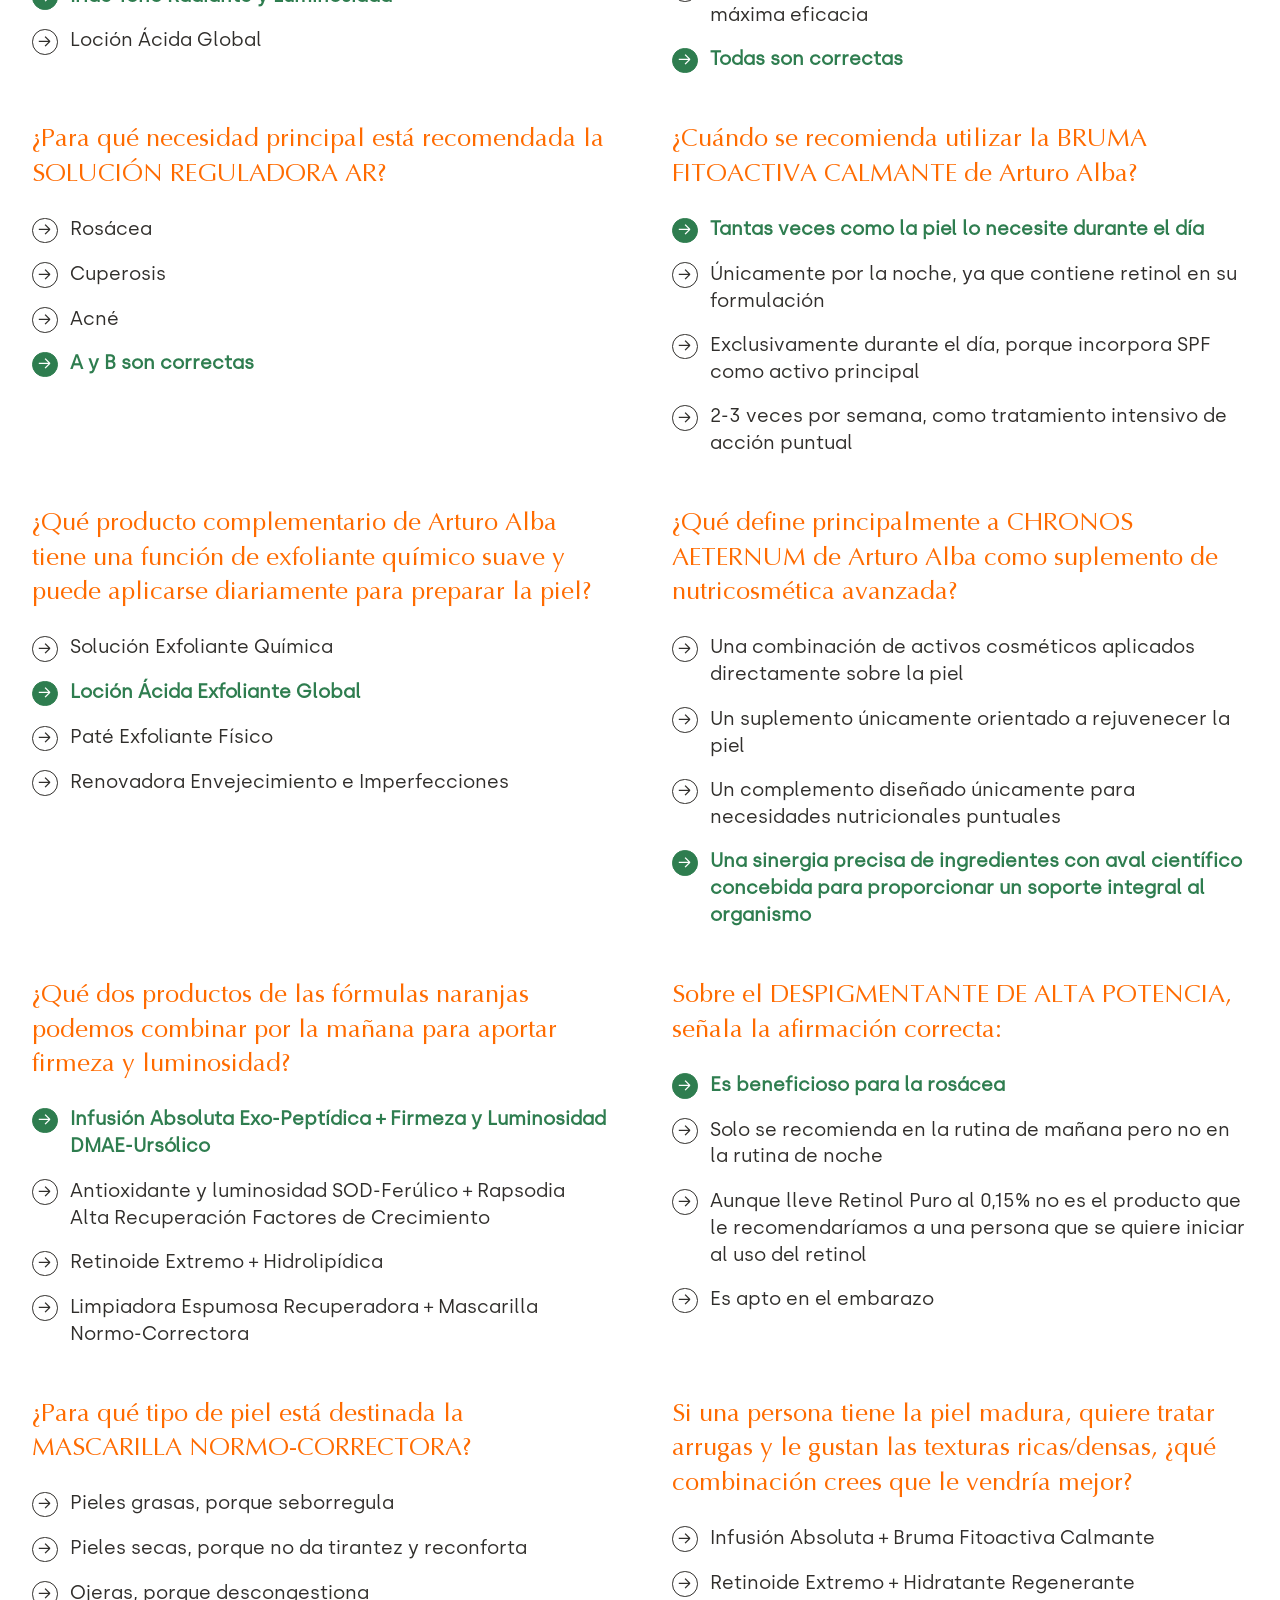
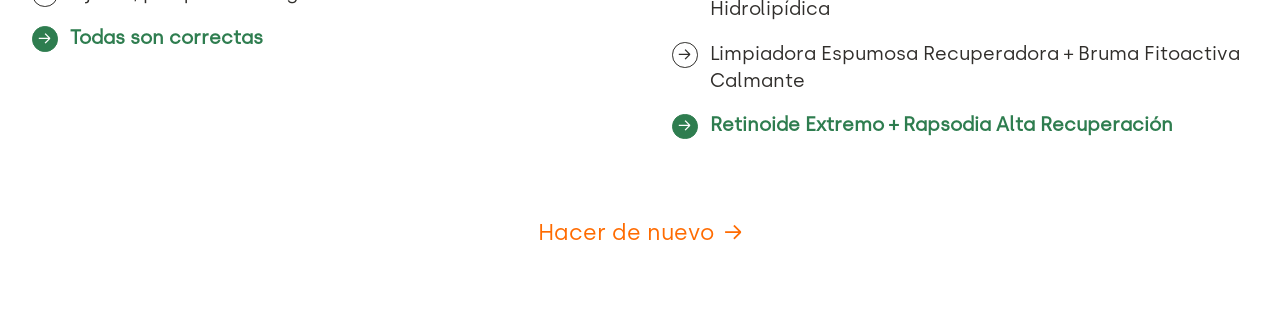
<file: z-final.html>
<!DOCTYPE html>
<html lang="es">
<head>
    <meta charset="UTF-8">
    <meta name="viewport" content="width=device-width, initial-scale=1.0">
    <title>Resultados — La Fórmula del Saber | Arturo Alba</title>
    <link rel="icon" href="assets/images/favicon.png">
    <link rel="stylesheet" href="css/main.css">
</head>
<body class="results">

<header class="results__hero">
    <div class="results__hero-bg"></div>

    <p class="results__side-label results__side-label--left" aria-hidden="true">RESULTADOS OBTENIDOS</p>
    <p class="results__side-label results__side-label--right" aria-hidden="true">RESULTADOS OBTENIDOS</p>

    <p class="results__margin-text results__margin-text--top" aria-hidden="true">LA FÓRMULA</p>

    <div class="results__summary">
        <p class="results__title" id="resultTitle">&nbsp;</p>

        <div class="results__score">
            <p class="results__score-lead">has acertado</p>
            <p class="results__score-number"><span id="scoreValue">0</span>/<span id="totalQuestions">12</span></p>
            <p class="results__score-sub">preguntas</p>
            <a href="#detalle" class="results__see-answers">
                <span>Ver respuestas</span>
                <span class="results__see-answers-arrow" aria-hidden="true">↓</span>
            </a>
        </div>

        <p class="results__message" id="resultMessage">&nbsp;</p>
    </div>

    <p class="results__margin-text results__margin-text--bottom" aria-hidden="true">DEL SABER</p>
</header>

<section class="results__detail" id="detalle">

    <article class="results__question-block" data-question="1">
        <h2 class="results__question">¿Qué productos de Arturo Alba se combinan para realizar la Doble Limpieza?</h2>
        <ul class="results__options">
            <li><button type="button" class="results__option" data-value="A"><span class="results__option-icon" aria-hidden="true">→</span><span class="results__option-text">El Agua Micelar y la Limpiadora Espumosa Recuperadora</span></button></li>
            <li><button type="button" class="results__option" data-value="B" data-correct="true"><span class="results__option-icon" aria-hidden="true">→</span><span class="results__option-text">La Manteca de Primera Limpieza y la Limpiadora Espumosa Recuperadora</span></button></li>
            <li><button type="button" class="results__option" data-value="C"><span class="results__option-icon" aria-hidden="true">→</span><span class="results__option-text">La Infusión Absoluta Exopeptídica y la Rapsodia Alta Recuperación</span></button></li>
            <li><button type="button" class="results__option" data-value="D"><span class="results__option-icon" aria-hidden="true">→</span><span class="results__option-text">El Retinoide Extremo y la Solución Química Exfoliante</span></button></li>
        </ul>
    </article>

    <article class="results__question-block" data-question="2">
        <h2 class="results__question">¿Cuál es el triple sistema de retinoides que integra la formulación del nuevo RETINOIDE EXTREMO de Arturo Alba?</h2>
        <ul class="results__options">
            <li><button type="button" class="results__option" data-value="A"><span class="results__option-icon" aria-hidden="true">→</span><span class="results__option-text">Retinal 0,3 + Bakuchiol + Palmitato de Retinilo</span></button></li>
            <li><button type="button" class="results__option" data-value="B"><span class="results__option-icon" aria-hidden="true">→</span><span class="results__option-text">Retinol 1% + DMAE + Novoretin</span></button></li>
            <li><button type="button" class="results__option" data-value="C"><span class="results__option-icon" aria-hidden="true">→</span><span class="results__option-text">Retinol 0,5 + Bakuchiol + Retinal</span></button></li>
            <li><button type="button" class="results__option" data-value="D" data-correct="true"><span class="results__option-icon" aria-hidden="true">→</span><span class="results__option-text">Retinol 0,3 + Retinoato de Hidroxipinacolona + Novoretin</span></button></li>
        </ul>
    </article>

    <article class="results__question-block" data-question="3">
        <h2 class="results__question">¿Qué producto de Arturo Alba aporta a la piel un efecto bronceado natural, como &ldquo;besada por el sol&rdquo;, con un acabado perfeccionador?</h2>
        <ul class="results__options">
            <li><button type="button" class="results__option" data-value="A"><span class="results__option-icon" aria-hidden="true">→</span><span class="results__option-text">Rapsodia Alta Recuperación</span></button></li>
            <li><button type="button" class="results__option" data-value="B"><span class="results__option-icon" aria-hidden="true">→</span><span class="results__option-text">Hidratante Regenerante Hidrolipídica</span></button></li>
            <li><button type="button" class="results__option" data-value="C" data-correct="true"><span class="results__option-icon" aria-hidden="true">→</span><span class="results__option-text">Íride Tono Radiante y Luminosidad</span></button></li>
            <li><button type="button" class="results__option" data-value="D"><span class="results__option-icon" aria-hidden="true">→</span><span class="results__option-text">Loción Ácida Global</span></button></li>
        </ul>
    </article>

    <article class="results__question-block" data-question="4">
        <h2 class="results__question">Sobre el CONTORNO DE OJOS ALTA EFICACIA 360º de Arturo Alba, señala la respuesta correcta:</h2>
        <ul class="results__options">
            <li><button type="button" class="results__option" data-value="A"><span class="results__option-icon" aria-hidden="true">→</span><span class="results__option-text">Contiene Retinol liposomado (palmitato de retinilo)</span></button></li>
            <li><button type="button" class="results__option" data-value="B"><span class="results__option-icon" aria-hidden="true">→</span><span class="results__option-text">No es apto para embarazadas pero sí durante la lactancia</span></button></li>
            <li><button type="button" class="results__option" data-value="C"><span class="results__option-icon" aria-hidden="true">→</span><span class="results__option-text">Se puede usar mañana y noche para alcanzar la máxima eficacia</span></button></li>
            <li><button type="button" class="results__option" data-value="D" data-correct="true"><span class="results__option-icon" aria-hidden="true">→</span><span class="results__option-text">Todas son correctas</span></button></li>
        </ul>
    </article>

    <article class="results__question-block" data-question="5">
        <h2 class="results__question">¿Para qué necesidad principal está recomendada la SOLUCIÓN REGULADORA AR?</h2>
        <ul class="results__options">
            <li><button type="button" class="results__option" data-value="A"><span class="results__option-icon" aria-hidden="true">→</span><span class="results__option-text">Rosácea</span></button></li>
            <li><button type="button" class="results__option" data-value="B"><span class="results__option-icon" aria-hidden="true">→</span><span class="results__option-text">Cuperosis</span></button></li>
            <li><button type="button" class="results__option" data-value="C"><span class="results__option-icon" aria-hidden="true">→</span><span class="results__option-text">Acné</span></button></li>
            <li><button type="button" class="results__option" data-value="D" data-correct="true"><span class="results__option-icon" aria-hidden="true">→</span><span class="results__option-text">A y B son correctas</span></button></li>
        </ul>
    </article>

    <article class="results__question-block" data-question="6">
        <h2 class="results__question">¿Cuándo se recomienda utilizar la BRUMA FITOACTIVA CALMANTE de Arturo Alba?</h2>
        <ul class="results__options">
            <li><button type="button" class="results__option" data-value="A" data-correct="true"><span class="results__option-icon" aria-hidden="true">→</span><span class="results__option-text">Tantas veces como la piel lo necesite durante el día</span></button></li>
            <li><button type="button" class="results__option" data-value="B"><span class="results__option-icon" aria-hidden="true">→</span><span class="results__option-text">Únicamente por la noche, ya que contiene retinol en su formulación</span></button></li>
            <li><button type="button" class="results__option" data-value="C"><span class="results__option-icon" aria-hidden="true">→</span><span class="results__option-text">Exclusivamente durante el día, porque incorpora SPF como activo principal</span></button></li>
            <li><button type="button" class="results__option" data-value="D"><span class="results__option-icon" aria-hidden="true">→</span><span class="results__option-text">2-3 veces por semana, como tratamiento intensivo de acción puntual</span></button></li>
        </ul>
    </article>

    <article class="results__question-block" data-question="7">
        <h2 class="results__question">¿Qué producto complementario de Arturo Alba tiene una función de exfoliante químico suave y puede aplicarse diariamente para preparar la piel?</h2>
        <ul class="results__options">
            <li><button type="button" class="results__option" data-value="A"><span class="results__option-icon" aria-hidden="true">→</span><span class="results__option-text">Solución Exfoliante Química</span></button></li>
            <li><button type="button" class="results__option" data-value="B" data-correct="true"><span class="results__option-icon" aria-hidden="true">→</span><span class="results__option-text">Loción Ácida Exfoliante Global</span></button></li>
            <li><button type="button" class="results__option" data-value="C"><span class="results__option-icon" aria-hidden="true">→</span><span class="results__option-text">Paté Exfoliante Físico</span></button></li>
            <li><button type="button" class="results__option" data-value="D"><span class="results__option-icon" aria-hidden="true">→</span><span class="results__option-text">Renovadora Envejecimiento e Imperfecciones</span></button></li>
        </ul>
    </article>

    <article class="results__question-block" data-question="8">
        <h2 class="results__question">¿Qué define principalmente a CHRONOS AETERNUM de Arturo Alba como suplemento de nutricosmética avanzada?</h2>
        <ul class="results__options">
            <li><button type="button" class="results__option" data-value="A"><span class="results__option-icon" aria-hidden="true">→</span><span class="results__option-text">Una combinación de activos cosméticos aplicados directamente sobre la piel</span></button></li>
            <li><button type="button" class="results__option" data-value="B"><span class="results__option-icon" aria-hidden="true">→</span><span class="results__option-text">Un suplemento únicamente orientado a rejuvenecer la piel</span></button></li>
            <li><button type="button" class="results__option" data-value="C"><span class="results__option-icon" aria-hidden="true">→</span><span class="results__option-text">Un complemento diseñado únicamente para necesidades nutricionales puntuales</span></button></li>
            <li><button type="button" class="results__option" data-value="D" data-correct="true"><span class="results__option-icon" aria-hidden="true">→</span><span class="results__option-text">Una sinergia precisa de ingredientes con aval científico concebida para proporcionar un soporte integral al organismo</span></button></li>
        </ul>
    </article>

    <article class="results__question-block" data-question="9">
        <h2 class="results__question">¿Qué dos productos de las fórmulas naranjas podemos combinar por la mañana para aportar firmeza y luminosidad?</h2>
        <ul class="results__options">
            <li><button type="button" class="results__option" data-value="A" data-correct="true"><span class="results__option-icon" aria-hidden="true">→</span><span class="results__option-text">Infusión Absoluta Exo-Peptídica + Firmeza y Luminosidad DMAE-Ursólico</span></button></li>
            <li><button type="button" class="results__option" data-value="B"><span class="results__option-icon" aria-hidden="true">→</span><span class="results__option-text">Antioxidante y luminosidad SOD-Ferúlico + Rapsodia Alta Recuperación Factores de Crecimiento</span></button></li>
            <li><button type="button" class="results__option" data-value="C"><span class="results__option-icon" aria-hidden="true">→</span><span class="results__option-text">Retinoide Extremo + Hidrolipídica</span></button></li>
            <li><button type="button" class="results__option" data-value="D"><span class="results__option-icon" aria-hidden="true">→</span><span class="results__option-text">Limpiadora Espumosa Recuperadora + Mascarilla Normo-Correctora</span></button></li>
        </ul>
    </article>

    <article class="results__question-block" data-question="10">
        <h2 class="results__question">Sobre el DESPIGMENTANTE DE ALTA POTENCIA, señala la afirmación correcta:</h2>
        <ul class="results__options">
            <li><button type="button" class="results__option" data-value="A" data-correct="true"><span class="results__option-icon" aria-hidden="true">→</span><span class="results__option-text">Es beneficioso para la rosácea</span></button></li>
            <li><button type="button" class="results__option" data-value="B"><span class="results__option-icon" aria-hidden="true">→</span><span class="results__option-text">Solo se recomienda en la rutina de mañana pero no en la rutina de noche</span></button></li>
            <li><button type="button" class="results__option" data-value="C"><span class="results__option-icon" aria-hidden="true">→</span><span class="results__option-text">Aunque lleve Retinol Puro al 0,15% no es el producto que le recomendaríamos a una persona que se quiere iniciar al uso del retinol</span></button></li>
            <li><button type="button" class="results__option" data-value="D"><span class="results__option-icon" aria-hidden="true">→</span><span class="results__option-text">Es apto en el embarazo</span></button></li>
        </ul>
    </article>

    <article class="results__question-block" data-question="11">
        <h2 class="results__question">¿Para qué tipo de piel está destinada la MASCARILLA NORMO-CORRECTORA?</h2>
        <ul class="results__options">
            <li><button type="button" class="results__option" data-value="A"><span class="results__option-icon" aria-hidden="true">→</span><span class="results__option-text">Pieles grasas, porque seborregula</span></button></li>
            <li><button type="button" class="results__option" data-value="B"><span class="results__option-icon" aria-hidden="true">→</span><span class="results__option-text">Pieles secas, porque no da tirantez y reconforta</span></button></li>
            <li><button type="button" class="results__option" data-value="C"><span class="results__option-icon" aria-hidden="true">→</span><span class="results__option-text">Ojeras, porque descongestiona</span></button></li>
            <li><button type="button" class="results__option" data-value="D" data-correct="true"><span class="results__option-icon" aria-hidden="true">→</span><span class="results__option-text">Todas son correctas</span></button></li>
        </ul>
    </article>

    <article class="results__question-block" data-question="12">
        <h2 class="results__question">Si una persona tiene la piel madura, quiere tratar arrugas y le gustan las texturas ricas/densas, ¿qué combinación crees que le vendría mejor?</h2>
        <ul class="results__options">
            <li><button type="button" class="results__option" data-value="A"><span class="results__option-icon" aria-hidden="true">→</span><span class="results__option-text">Infusión Absoluta + Bruma Fitoactiva Calmante</span></button></li>
            <li><button type="button" class="results__option" data-value="B"><span class="results__option-icon" aria-hidden="true">→</span><span class="results__option-text">Retinoide Extremo + Hidratante Regenerante Hidrolipídica</span></button></li>
            <li><button type="button" class="results__option" data-value="C"><span class="results__option-icon" aria-hidden="true">→</span><span class="results__option-text">Limpiadora Espumosa Recuperadora + Bruma Fitoactiva Calmante</span></button></li>
            <li><button type="button" class="results__option" data-value="D" data-correct="true"><span class="results__option-icon" aria-hidden="true">→</span><span class="results__option-text">Retinoide Extremo + Rapsodia Alta Recuperación</span></button></li>
        </ul>
    </article>

</section>

<div class="results__again-wrap">
    <a href="index.html" class="results__again">
        <span>Hacer de nuevo</span>
        <span class="results__again-arrow" aria-hidden="true">→</span>
    </a>
</div>

<script src="js/results.js"></script>
</body>
</html>
</file>
<file: css/main.css>
/* =============================================
   RESET BÁSICO
   (colocar SIEMPRE al principio de main.css)
============================================= */
*,
*::before,
*::after {
    box-sizing: border-box;
}

/* =============================================
   FUENTES DE MARCA
   (si ya las tienes declaradas en main.css, borra este bloque)
============================================= */
@font-face {
    font-family: "Optima";
    src: url("../assets/fonts/Optima-Regular.woff2") format("woff2");
    font-weight: 400;
    font-display: swap;
}

@font-face {
    font-family: "Silka";
    src: url("../assets/fonts/Silka-Regular.woff2") format("woff2");
    font-weight: 400;
    font-display: swap;
}

/* =============================================
   UTILIDAD ACCESIBILIDAD
============================================= */
.sr-only {
    position: absolute;
    width: 1px;
    height: 1px;
    padding: 0;
    margin: -1px;
    overflow: hidden;
    clip: rect(0, 0, 0, 0);
    white-space: nowrap;
    border: 0;
}

/* =============================================
   LANDING — LA FÓRMULA DEL SABER
============================================= */
body.landing {
    height: 100%;
    margin: 0;
    overflow: hidden;
    background: #302e2b;
}

body.landing {
    position: relative;
    min-height: 100vh;
    display: flex;
    align-items: center;
    justify-content: center;
    font-family: "Silka", sans-serif;
}

.landing__bg {
    position: fixed;
    inset: 0;
    background-image: url("../assets/images/fondo-landing.png");
    background-size: cover;
    background-position: center;
    z-index: 0;
}

.landing__bg::after {
    content: "";
    position: absolute;
    inset: 0;
    background: linear-gradient(180deg, rgba(48,46,43,.35) 0%, rgba(48,46,43,.15) 30%, rgba(48,46,43,.15) 70%, rgba(48,46,43,.35) 100%);
}

/* Texto de márgenes: se recorta parcialmente contra el borde de la ventana */
.landing__text {
    position: absolute;
    left: 50%;
    transform: translateX(-50%);
    width: 100%;
    text-align: center;
    font-family: "Optima", serif;
    font-weight: 400;
    font-size: clamp(3.5rem, min(13vw, 16vh), 10rem);
    letter-spacing: 0.04em;
    color: #ffffff;
    line-height: 1;
    z-index: 1;
    white-space: nowrap;
    pointer-events: none;
}

.landing__text--top {
    top: -3vw;
    opacity: 0;
    animation: dropIn 1.1s cubic-bezier(.22, 1, .36, 1) 0.1s forwards;
}

.landing__text--bottom {
    bottom: -3vw;
    opacity: 0;
    animation: riseIn 1.1s cubic-bezier(.22, 1, .36, 1) 0.1s forwards;
}

@keyframes dropIn {
    from { opacity: 0; transform: translateX(-50%) translateY(-60%); }
    to   { opacity: 1; transform: translateX(-50%) translateY(0); }
}

@keyframes riseIn {
    from { opacity: 0; transform: translateX(-50%) translateY(60%); }
    to   { opacity: 1; transform: translateX(-50%) translateY(0); }
}

/* Bloque central: logo + marca + CTA — estático, sin animación */
.landing__center {
    position: relative;
    z-index: 2;
    display: flex;
    flex-direction: column;
    align-items: center;
    gap: 1.5rem;
    padding: 0 2rem;
    text-align: center;
}

.landing__logo {
    width: clamp(74px, 8vw, 96px);
    height: auto;
}

.landing__brand {
    margin: 0.3rem;
    font-family: "Optima", serif;
    font-size: clamp(1.8rem, 3.2vw, 2.4rem);
    color: #ffffff;
}

.landing__cta {
    margin-top: 2.5rem;
    display: inline-flex;
    align-items: center;
    gap: 0.6rem;
    font-family: "Silka", sans-serif;
    font-size: 1.3rem;
    color: #ffffff;
    text-decoration: none;
    transition: transform 0.25s ease, color 0.25s ease;
}

.landing__cta-arrow {
    font-family: "Silka", sans-serif;
    font-size: 1rem;
    line-height: 1;
    transition: transform 0.25s ease;
}

.landing__cta:hover,
.landing__cta:focus-visible {
    transform: scale(1.08);
}

.landing__cta:focus-visible {
    outline: 2px solid #ec6b00;
    outline-offset: 6px;
}

/* Respeta preferencia de movimiento reducido */
@media (prefers-reduced-motion: reduce) {
    .landing__text--top,
    .landing__text--bottom,
    .landing__cta {
        animation: none;
        opacity: 1;
        transform: translateX(-50%);
    }
    .landing__cta {
        transform: none;
    }
    .landing__cta:hover,
    .landing__cta:focus-visible {
        transform: none;
    }
}

/* Móvil: marca más grande, botón más pequeño, y usamos altura de
   viewport dinámica (dvh) para que "DEL SABER" no quede fuera del
   área realmente visible en navegadores móviles */
@media (max-width: 600px) {
    body.landing {
        display: grid;
        grid-template-rows: minmax(0, 1fr) auto minmax(0, 1fr);
        height: auto;
        min-height: 100vh;
        min-height: 100svh;
        overflow-y: auto;
    }

    .landing__text {
        font-size: clamp(2.2rem, 14vw, 3.6rem);
    }

    .landing__text--top {
        top: -3vw;
    }

    .landing__center {
        grid-row: 2;
    }

    .landing__text--bottom {
        grid-row: 3;
        align-self: end;
        position: static;
        animation: none;
        opacity: 1;
        transform: none;
        padding-bottom: 1.5rem;
    }

    .landing__brand {
        font-size: 2.1rem;
    }

    .landing__center {
        gap: 0.75rem;
    }

    .landing__logo {
        width: 65px;
    }

    .landing__cta {
        margin-top: 1.25rem;
        font-size: 1rem;
    }
}

/* =============================================
   QUIZ — LAYOUT COMPARTIDO (test-1.html … test-5.html)
============================================= */

body.quiz {
    height: 100vh;
    margin: 0;
    display: grid;
    grid-template-columns: 1fr 1fr;
    grid-template-rows: 100vh;
    font-family: "Silka", sans-serif;
    color: #302e2b;
    background: #ffffff;
    overflow: hidden;
}

/* Paleta por pregunta — cada test-N.html solo cambia esta variable
   añadiendo su propio modificador de body (quiz--q1, quiz--q2...) */
body.quiz--q1 {
    --accent: #ff6b00;
    --accent-text: #302e2b;
}

body.quiz--q2 {
    --accent: #ff6b00;
    --accent-text: #302e2b;
}

body.quiz--q3 {
    --accent: #ff6b00;
    --accent-text: #302e2b;
}

body.quiz--q4 {
    --accent: #ff6b00;
    --accent-text: #302e2b;
}

body.quiz--q5 {
    --accent: #ff6b00;
    --accent-text: #302e2b;
}

/* =============================================
   VARIANTE — Pregunta a pantalla completa con
   respuestas en imagen (test-3.html)
============================================= */
body.quiz--full {
    grid-template-columns: 1fr;
    background: #302e2b;
    color: #ffffff;
}

body.quiz--full .quiz__restart {
    color: #ffffff;
}

.quiz__panel--full {
    display: grid;
    grid-template-rows: minmax(0, 1fr) auto;
    gap: 2rem;
    padding: 6.5rem 4rem 3.5rem;
    height: 100vh;
    min-height: 0;
}

.quiz__full-inner {
    display: flex;
    flex-direction: column;
    align-items: center;
    justify-content: center;
    gap: 3rem;
    width: 100%;
    max-width: 68rem;
    margin: 0 auto;
    min-height: 0;
    overflow-y: auto;
    text-align: center;
}

.quiz__question--center {
    max-width: 62rem;
    margin: 0 auto;
    color: #ffffff;
    text-align: center;
}

.quiz__image-options {
    list-style: none;
    margin: 0;
    padding: 0;
    display: grid;
    grid-template-columns: repeat(4, 1fr);
    gap: 2.5rem;
    width: 100%;
}

.quiz__image-option {
    display: flex;
    flex-direction: column;
    align-items: center;
    gap: 1rem;
    background: none;
    border: none;
    padding: 0;
    cursor: pointer;
}

.quiz__image-option img {
    width: 100%;
    aspect-ratio: 1 / 1;
    object-fit: cover;
    border: 2px solid transparent;
    transition: border-color 0.2s ease, transform 0.2s ease;
}

.quiz__image-option:hover img {
    border-color: var(--accent, #ff6b00);
}

.quiz__image-option.is-selected img {
    border-color: var(--accent, #ff6b00);
    transform: scale(1.03);
}

.quiz__image-option-label {
    font-family: "Optima", serif;
    font-size: 1.2rem;
    line-height: 1.3;
    letter-spacing: 0.03em;
    text-transform: uppercase;
    color: #ffffff;
    transition: color 0.2s ease, font-weight 0.2s ease;
}

.quiz__image-option.is-selected .quiz__image-option-label {
    color: var(--accent, #ff6b00);
    font-weight: 700;
}

/* =============================================
   Volver a empezar
============================================= */
.quiz__restart {
    position: fixed;
    top: 2rem;
    left: 2rem;
    z-index: 10;
    display: inline-flex;
    align-items: center;
    gap: 0.5rem;
    font-size: 1.1rem;
    color: #302e2b;
    text-decoration: none;
    transition: opacity 0.2s ease;
}

.quiz__restart:hover {
    opacity: 0.6;
}

.quiz__restart-arrow {
    font-size: 1.2rem;
}

/* =============================================
   Contador de pregunta (1/12, 2/12…)
============================================= */
.quiz__counter {
    position: fixed;
    top: 2rem;
    right: 2rem;
    z-index: 10;
    font-family: "Silka", sans-serif;
    font-size: 1.1rem;
    color: #302e2b;
    pointer-events: none;
    line-height: 1;
}

body.quiz--full .quiz__counter {
    color: #ffffff;
}

/* =============================================
   Panel izquierdo — pregunta y opciones
============================================= */
.quiz__panel--question {
    display: grid;
    grid-template-rows: minmax(0, 1fr) auto;
    gap: 2rem;
    padding: 9.5rem 4rem 3.5rem;
    height: 100vh;
    min-height: 0;
}

.quiz__content {
    max-width: 45rem;
    min-height: 0;
    overflow-y: auto;
}

.quiz__question {
    margin: 0 0 2.5rem;
    font-family: "Optima", serif;
    font-weight: 500;
    font-size: 2rem;
    line-height: 1.35;
    color: var(--accent, #ff6b00);
}

.quiz__options {
    list-style: none;
    margin: 0;
    padding: 0;
    display: flex;
    flex-direction: column;
    gap: 1.5rem;
}

.quiz__option {
    display: flex;
    align-items: flex-start;
    gap: 0.9rem;
    width: 100%;
    background: none;
    border: none;
    padding: 0;
    font-family: "Silka", sans-serif;
    font-size: 1.3rem;
    line-height: 1.4;
    color: #302e2b;
    text-align: left;
    cursor: pointer;
}

.quiz__option-icon {
    flex-shrink: 0;
    display: inline-flex;
    align-items: center;
    justify-content: center;
    width: 1.6rem;
    height: 1.6rem;
    margin-top: 0.25rem;
    border-radius: 50%;
    border: 1px solid #302e2b;
    font-size: 1rem;
    transition: background-color 0.2s ease, border-color 0.2s ease, color 0.2s ease, transform 0.2s ease;
}

.quiz__option-text {
    padding-top: 0.15rem;
    transition: color 0.2s ease, font-weight 0.2s ease;
}

.quiz__option:hover .quiz__option-icon {
    border-color: var(--accent, #ff6b00);
    color: var(--accent, #ff6b00);
}

.quiz__option.is-selected .quiz__option-icon {
    background: var(--accent, #ff6b00);
    border-color: var(--accent, #ff6b00);
    color: #ffffff;
    transform: scale(1.05);
}

.quiz__option.is-selected .quiz__option-text {
    color: var(--accent, #ff6b00);
    font-weight: 700;
}

/* =============================================
   Botón Siguiente — bloqueado hasta seleccionar respuesta
============================================= */
.quiz__next {
    justify-self: flex-end;
    display: inline-flex;
    align-items: center;
    gap: 0.6rem;
    font-family: "Silka", sans-serif;
    font-size: 1.4rem;
    letter-spacing: normal;
    color: var(--accent, #ff6b00);
    text-decoration: none;
    opacity: 0.35;
    pointer-events: none;
    transition: opacity 0.3s ease, transform 0.25s ease;
}

.quiz__next.is-active {
    opacity: 1;
    pointer-events: auto;
}

.quiz__next.is-active:hover,
.quiz__next.is-active:focus-visible {
    transform: scale(1.06);
}

.quiz__next:focus-visible {
    outline: 2px solid var(--accent, #ff6b00);
    outline-offset: 6px;
}

.quiz__next-arrow {
    font-size: 1rem;
}

/* =============================================
   Panel derecho — imagen y texto de producto
============================================= */
.quiz__panel--visual {
    position: relative;
    height: 100vh;
    min-height: 0;
    overflow: hidden;
    background: var(--accent, #ff6b00);
}

.quiz__visual-image {
    display: block;
    width: 100%;
    height: 100%;
    object-fit: cover;
}

/* La animación de entrada del panel visual se ha retirado:
   ahora la imagen ya trae el texto integrado y ocupa el panel completo. */

/* =============================================
   Responsive: apilar paneles en móvil
============================================= */
@media (max-width: 900px) {
    body.quiz {
        height: auto;
        overflow: visible;
        grid-template-columns: 1fr;
        grid-template-rows: none;
    }

    .quiz__panel--visual {
        height: 45vh;
        order: -1;
    }

    .quiz__panel--question {
        height: auto;
        padding: 2rem 1.75rem 2.5rem;
    }

    .quiz__content {
        overflow-y: visible;
    }

    .quiz__question {
        font-size: 1.4rem;
    }

    .quiz__restart {
        top: 1.25rem;
        left: 1.25rem;
    }

    .quiz__counter {
        top: 1.25rem;
        right: 1.25rem;
    }

    .quiz__panel--full {
        height: auto;
        padding: 5.5rem 1.75rem 2.5rem;
    }

    .quiz__full-inner {
        overflow-y: visible;
        gap: 2rem;
    }

    .quiz__image-options {
        grid-template-columns: repeat(2, 1fr);
        gap: 1.5rem;
    }

    .quiz__image-option-label {
        font-size: 0.85rem;
    }
}

/* =============================================
   RESULTADOS — z-final.html
============================================= */

html:has(body.results) {
    scroll-behavior: smooth;
}

body.results {
    margin: 0;
    background: #ffffff;
    color: #302e2b;
    font-family: "Silka", sans-serif;
}

/* ---------- Hero: cabecera con resumen ---------- */
.results__hero {
    position: relative;
    height: 100vh;
    display: flex;
    flex-direction: column;
    align-items: center;
    justify-content: center;
    overflow: hidden;
    padding: 4rem 4rem 5rem;
}

.results__hero-bg {
    position: absolute;
    inset: 0;
    background-image: url("../assets/images/fondo-final.png");
    background-size: cover;
    background-position: center;
    z-index: 0;
}

.results__hero-bg::after {
    content: "";
    position: absolute;
    inset: 0;
    background: rgba(48, 46, 43, 0.55);
}

.results__margin-text {
    position: absolute;
    left: 50%;
    transform: translateX(-50%);
    width: 100%;
    text-align: center;
    font-family: "Optima", serif;
    font-weight: 400;
    font-size: clamp(3.5rem, min(13vw, 16vh), 10rem);
    letter-spacing: 0.04em;
    color: #ffffff;
    line-height: 1;
    z-index: 1;
    white-space: nowrap;
    pointer-events: none;
}

.results__margin-text--top {
    top: -6vw;
}

.results__margin-text--bottom {
    bottom: -6vw;
}

.results__side-label {
    position: absolute;
    top: 50%;
    writing-mode: vertical-rl;
    white-space: nowrap;
    font-family: "Optima", serif;
    font-size: 2.3rem;
    letter-spacing: 0.1em;
    color: #ffffff;
    z-index: 1;
    margin: 0;
}

.results__side-label--left {
    left: 5rem;
    transform: translateY(-50%) rotate(180deg);
}

.results__side-label--right {
    right: 5rem;
    transform: translateY(-50%);
}

/* ---------- Resumen de 3 columnas ---------- */
.results__summary {
    position: absolute;
    top: 50%;
    left: 50%;
    transform: translate(-50%, -50%);
    z-index: 2;
    display: grid;
    grid-template-columns: 1fr auto 1fr;
    align-items: center;
    gap: 4rem;
    max-width: 90rem;
    width: 100%;
    padding: 2.5rem 2rem;
}

.results__title {
    margin: 0 auto;
    max-width: 20rem;
    font-family: "Optima", serif;
    font-size: 2.2rem;
    letter-spacing: normal;
    line-height: 1.3;
    color: #ffffff;
    text-align: center;
}

.results__score {
    position: relative;
    display: flex;
    flex-direction: column;
    align-items: center;
    gap: 0.25rem;
    text-align: center;
}

.results__score-lead,
.results__score-sub {
    margin: 0;
    font-family: "Optima", serif;
    font-size: 2.1rem;
    letter-spacing: normal;
    color: #ffffff;
}

.results__score-number {
    margin: 0.2rem 0;
    font-family: "Optima", serif;
    font-size: clamp(6rem, 12vw, 9rem);
    letter-spacing: normal;
    line-height: 1;
    color: #ffffff;
}

.results__see-answers {
    position: absolute;
    top: 100%;
    left: 50%;
    transform: translateX(-50%);
    margin-top: 3rem;
    display: inline-flex;
    align-items: center;
    justify-content: center;
    gap: 0.4rem;
    font-family: "Silka", sans-serif;
    font-size: 1.1rem;
    color: #ffffff;
    text-decoration: none;
    white-space: nowrap;
    transition: opacity 0.2s ease, transform 0.2s ease;
}

.results__see-answers:hover,
.results__see-answers:focus-visible {
    opacity: 0.7;
    transform: translateX(-50%) translateY(2px);
}

.results__message {
    margin: 0 auto;
    max-width: 20rem;
    font-family: "Optima", serif;
    font-size: 1.5rem;
    letter-spacing: normal;
    line-height: 1.5;
    color: #ffffff;
    text-align: center;
}

/* ---------- Detalle de preguntas ---------- */
.results__detail {
    display: grid;
    grid-template-columns: 1fr 1fr;
    gap: 3rem 4rem;
    max-width: 90rem;
    margin: 0 auto;
    padding: 5rem 2rem;
}

.results__question-block {
    display: flex;
    flex-direction: column;
    gap: 1.5rem;
}

.results__question {
    margin: 0;
    font-family: "Optima", serif;
    font-weight: 500;
    font-size: 1.6rem;
    line-height: 1.35;
    color: var(--accent, #ff6b00);
}

.results__options {
    list-style: none;
    margin: 0;
    padding: 0;
    display: flex;
    flex-direction: column;
    gap: 1rem;
}

.results__option {
    display: flex;
    align-items: flex-start;
    gap: 0.8rem;
    width: 100%;
    background: none;
    border: none;
    padding: 0;
    font-family: "Silka", sans-serif;
    font-size: 1.2rem;
    line-height: 1.4;
    color: #302e2b;
    text-align: left;
    cursor: default;
}

.results__option-icon {
    flex-shrink: 0;
    display: inline-flex;
    align-items: center;
    justify-content: center;
    width: 1.6rem;
    height: 1.6rem;
    margin-top: 0.2rem;
    border-radius: 50%;
    border: 1px solid #302e2b;
    font-size: 1rem;
    color: #302e2b;
    transition: background-color 0.2s ease, border-color 0.2s ease, color 0.2s ease;
}

.results__option-text {
    padding-top: 0.1rem;
    transition: color 0.2s ease, font-weight 0.2s ease;
}

/* Respuesta correcta: siempre en verde, la haya marcado el usuario o no */
.results__option.is-correct .results__option-icon {
    background: #2e7d4f;
    border-color: #2e7d4f;
    color: #ffffff;
}

.results__option.is-correct .results__option-text {
    color: #2e7d4f;
    font-weight: 700;
}

/* Respuesta marcada por el usuario, pero incorrecta */
.results__option.is-wrong .results__option-icon {
    background: #c73f3f;
    border-color: #c73f3f;
    color: #ffffff;
}

.results__option.is-wrong .results__option-text {
    color: #c73f3f;
    font-weight: 700;
    text-decoration: line-through;
}

/* ---------- Hacer de nuevo ---------- */
.results__again-wrap {
    display: flex;
    justify-content: center;
    padding: 0 2rem 5rem;
}

.results__again {
    display: inline-flex;
    align-items: center;
    gap: 0.6rem;
    font-family: "Silka", sans-serif;
    font-size: 1.4rem;
    color: #ff6b00;
    text-decoration: none;
    transition: transform 0.25s ease;
}

.results__again:hover,
.results__again:focus-visible {
    transform: scale(1.06);
}

.results__again:focus-visible {
    outline: 2px solid #ff6b00;
    outline-offset: 6px;
}

/* ---------- Responsive ---------- */
@media (max-width: 900px) {
    .results__hero {
        padding: 3rem 1.75rem 4rem;
    }

    .results__summary {
        position: relative;
        top: auto;
        left: auto;
        transform: none;
        grid-template-columns: 1fr;
        text-align: center;
        gap: 0.75rem;
    }

    /* "Desenvuelve" el bloque de puntuación para poder reordenar
       sus elementos junto con el título y el mensaje */
    .results__score {
        display: contents;
    }

    .results__title {
        order: 1;
        max-width: none;
        font-size: 1.4rem;
    }

    .results__score-lead {
        order: 2;
        font-size: 1.1rem;
        margin-top: 0.5rem;
    }

    .results__score-number {
        order: 3;
        font-size: clamp(3rem, 16vw, 4rem);
        margin: 0;
    }

    .results__score-sub {
        order: 4;
        font-size: 1.1rem;
    }

    .results__message {
        order: 5;
        max-width: none;
        font-size: 1.1rem;
        margin-top: 0.5rem;
    }

    .results__see-answers {
        position: static;
        top: auto;
        left: auto;
        transform: none;
        order: 6;
        justify-self: center;
        margin-top: 1.5rem;
    }

    .results__see-answers:hover,
    .results__see-answers:focus-visible {
        transform: translateY(2px);
    }

    .results__title,
    .results__message {
        text-align: center;
    }

    .results__side-label {
        display: none;
    }

    .results__detail {
        grid-template-columns: 1fr;
        padding: 3rem 1.75rem;
        gap: 3rem;
    }
}
</file>
